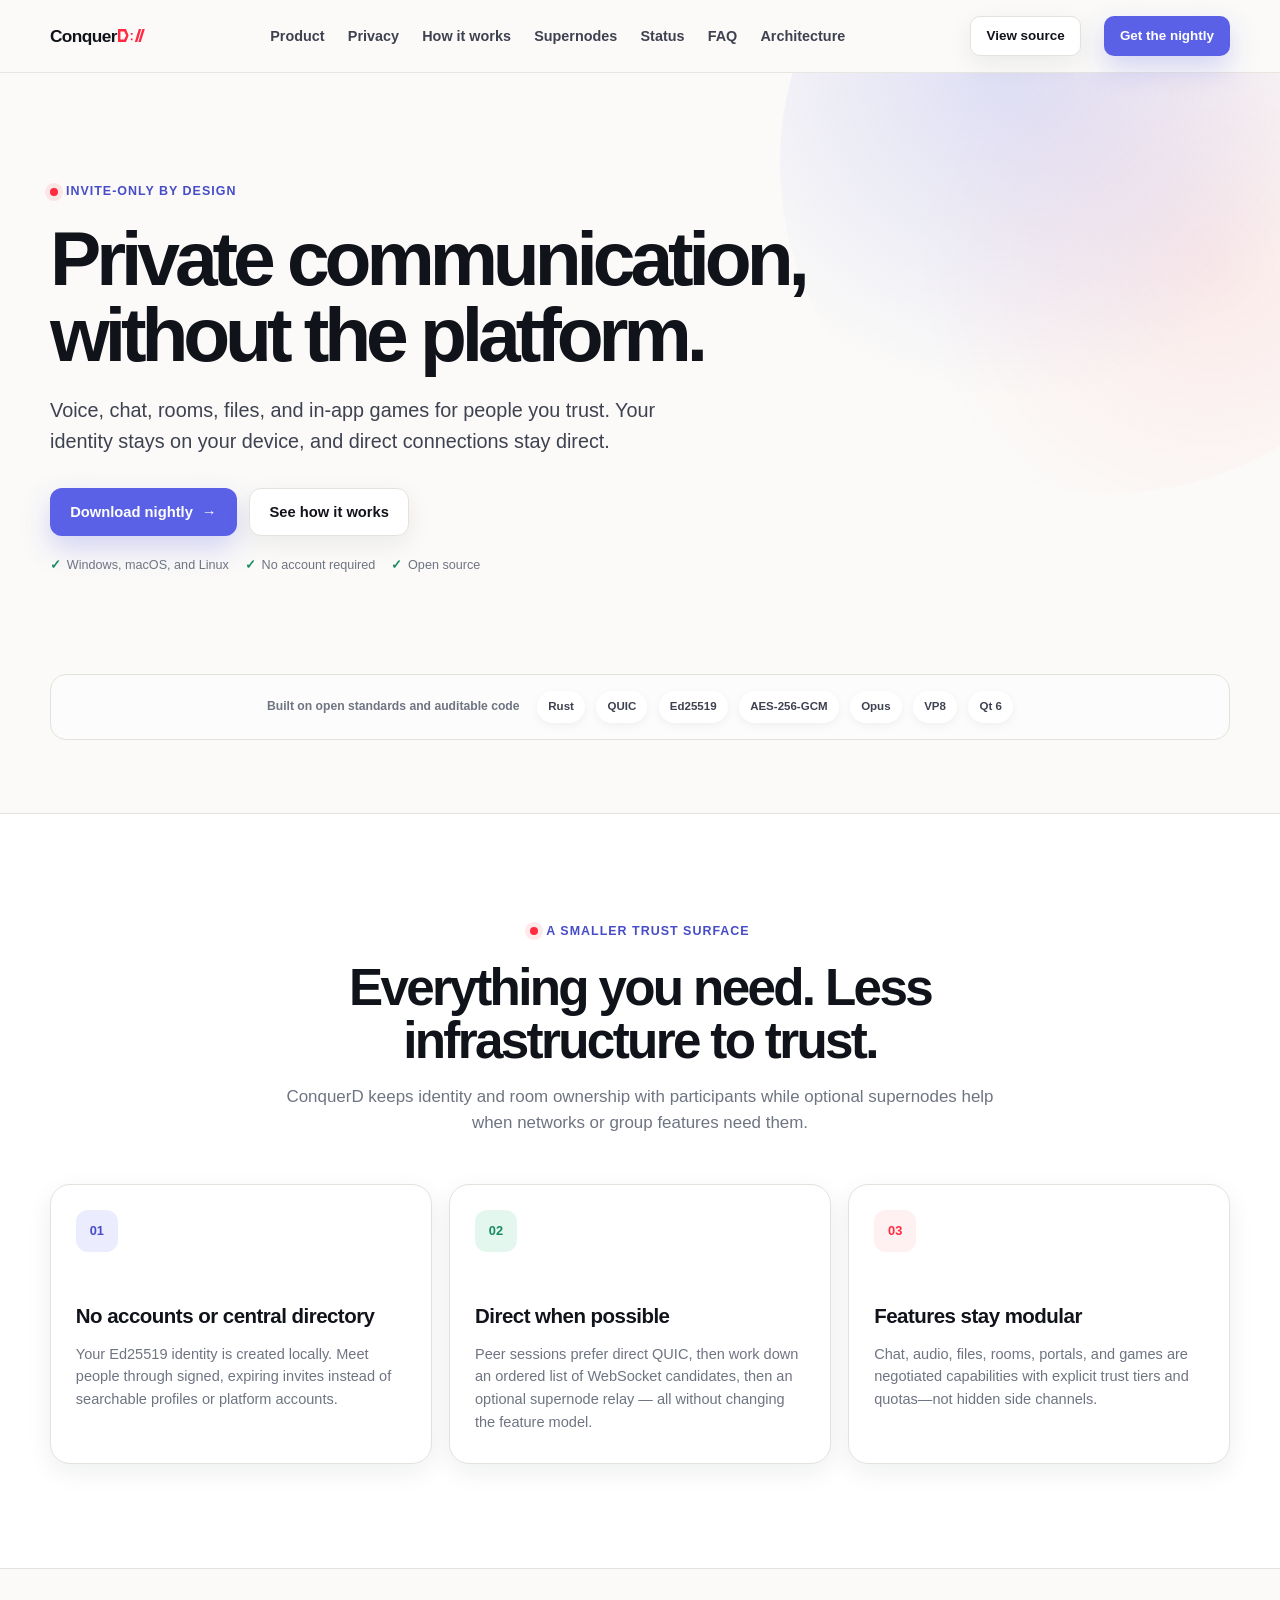
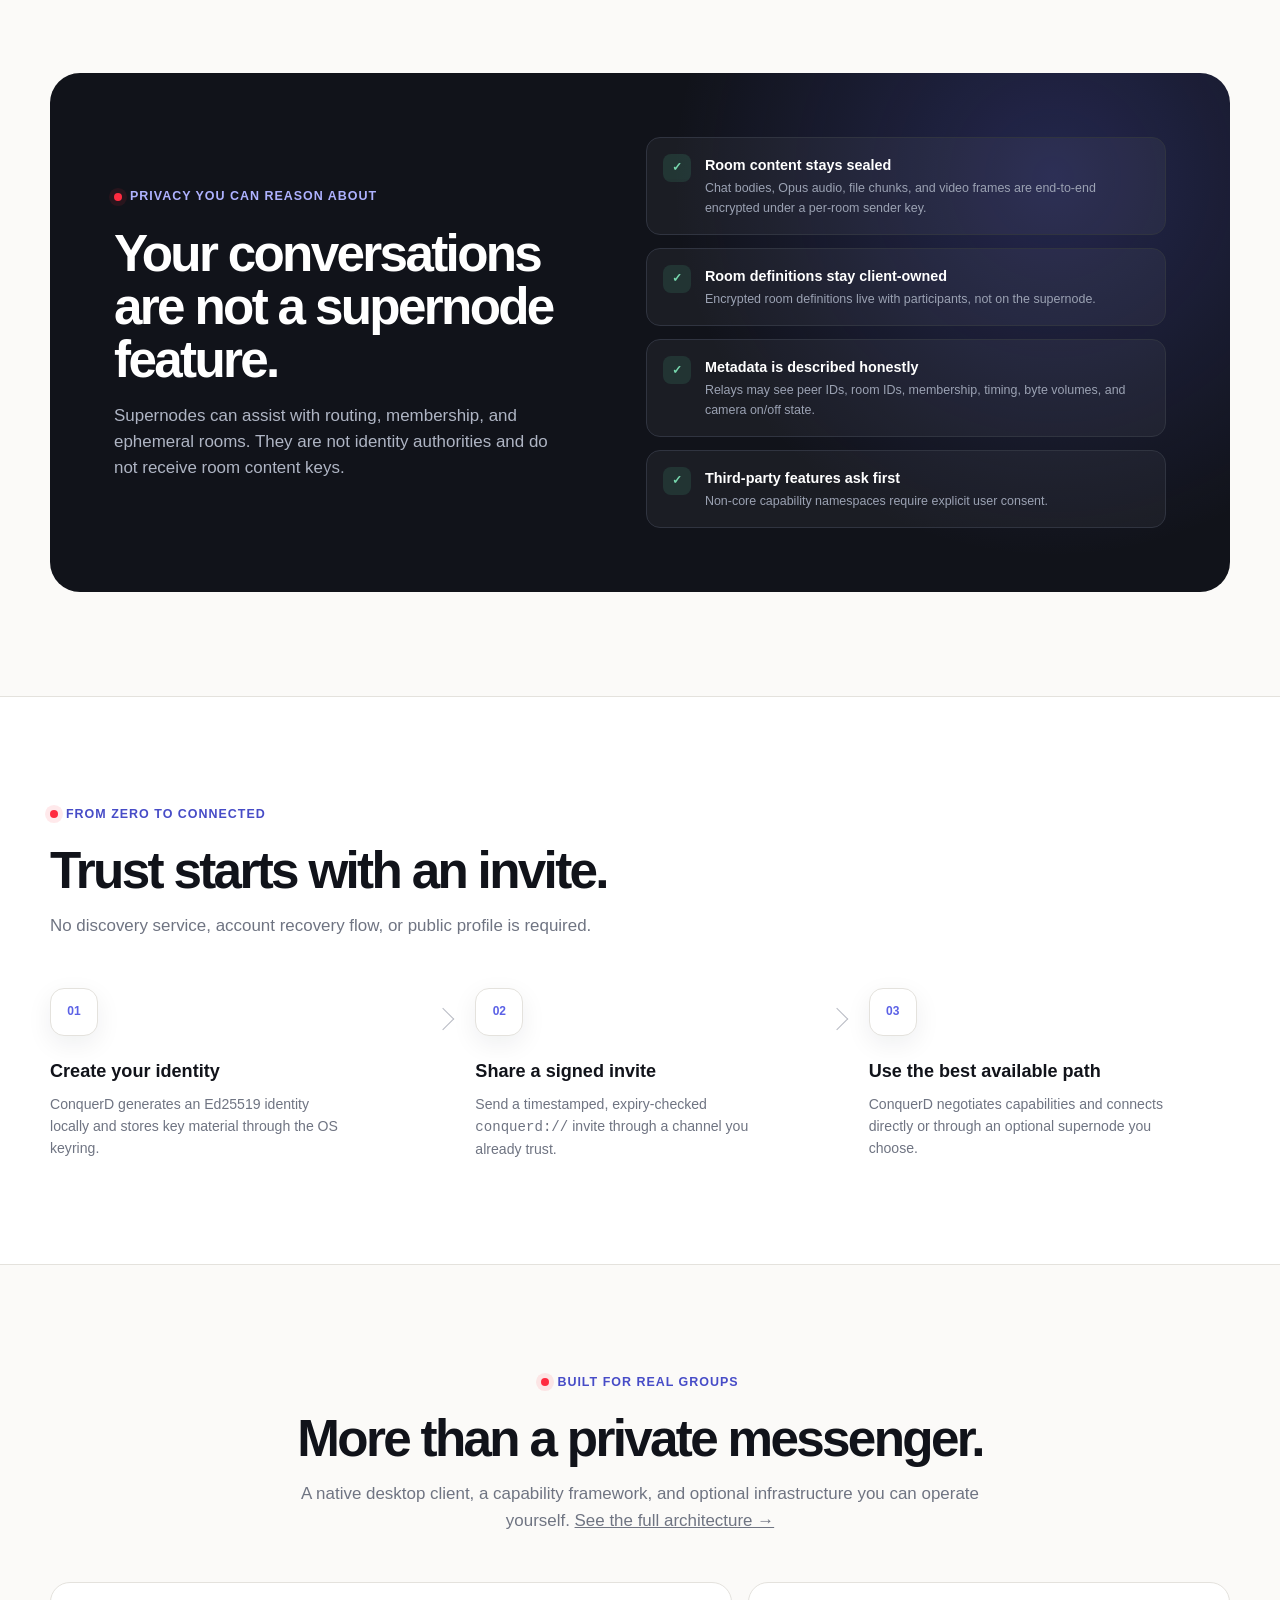
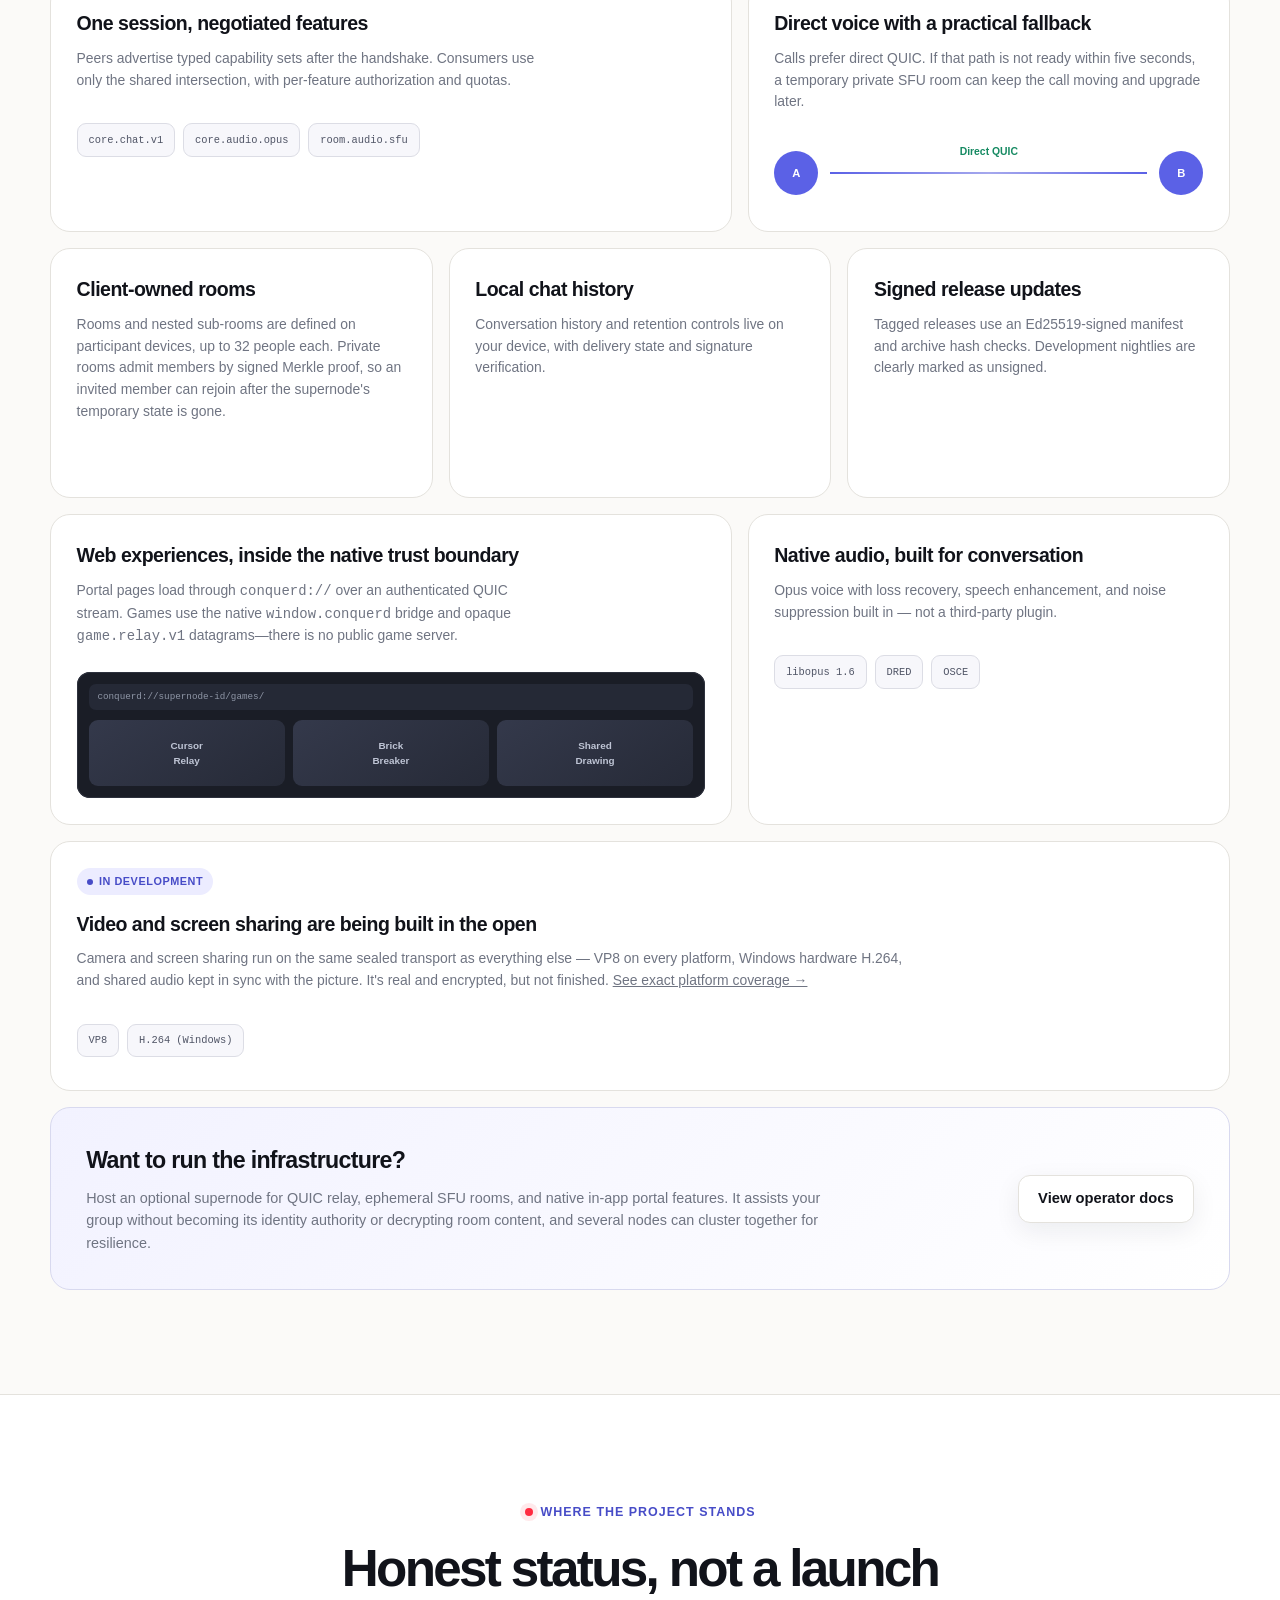
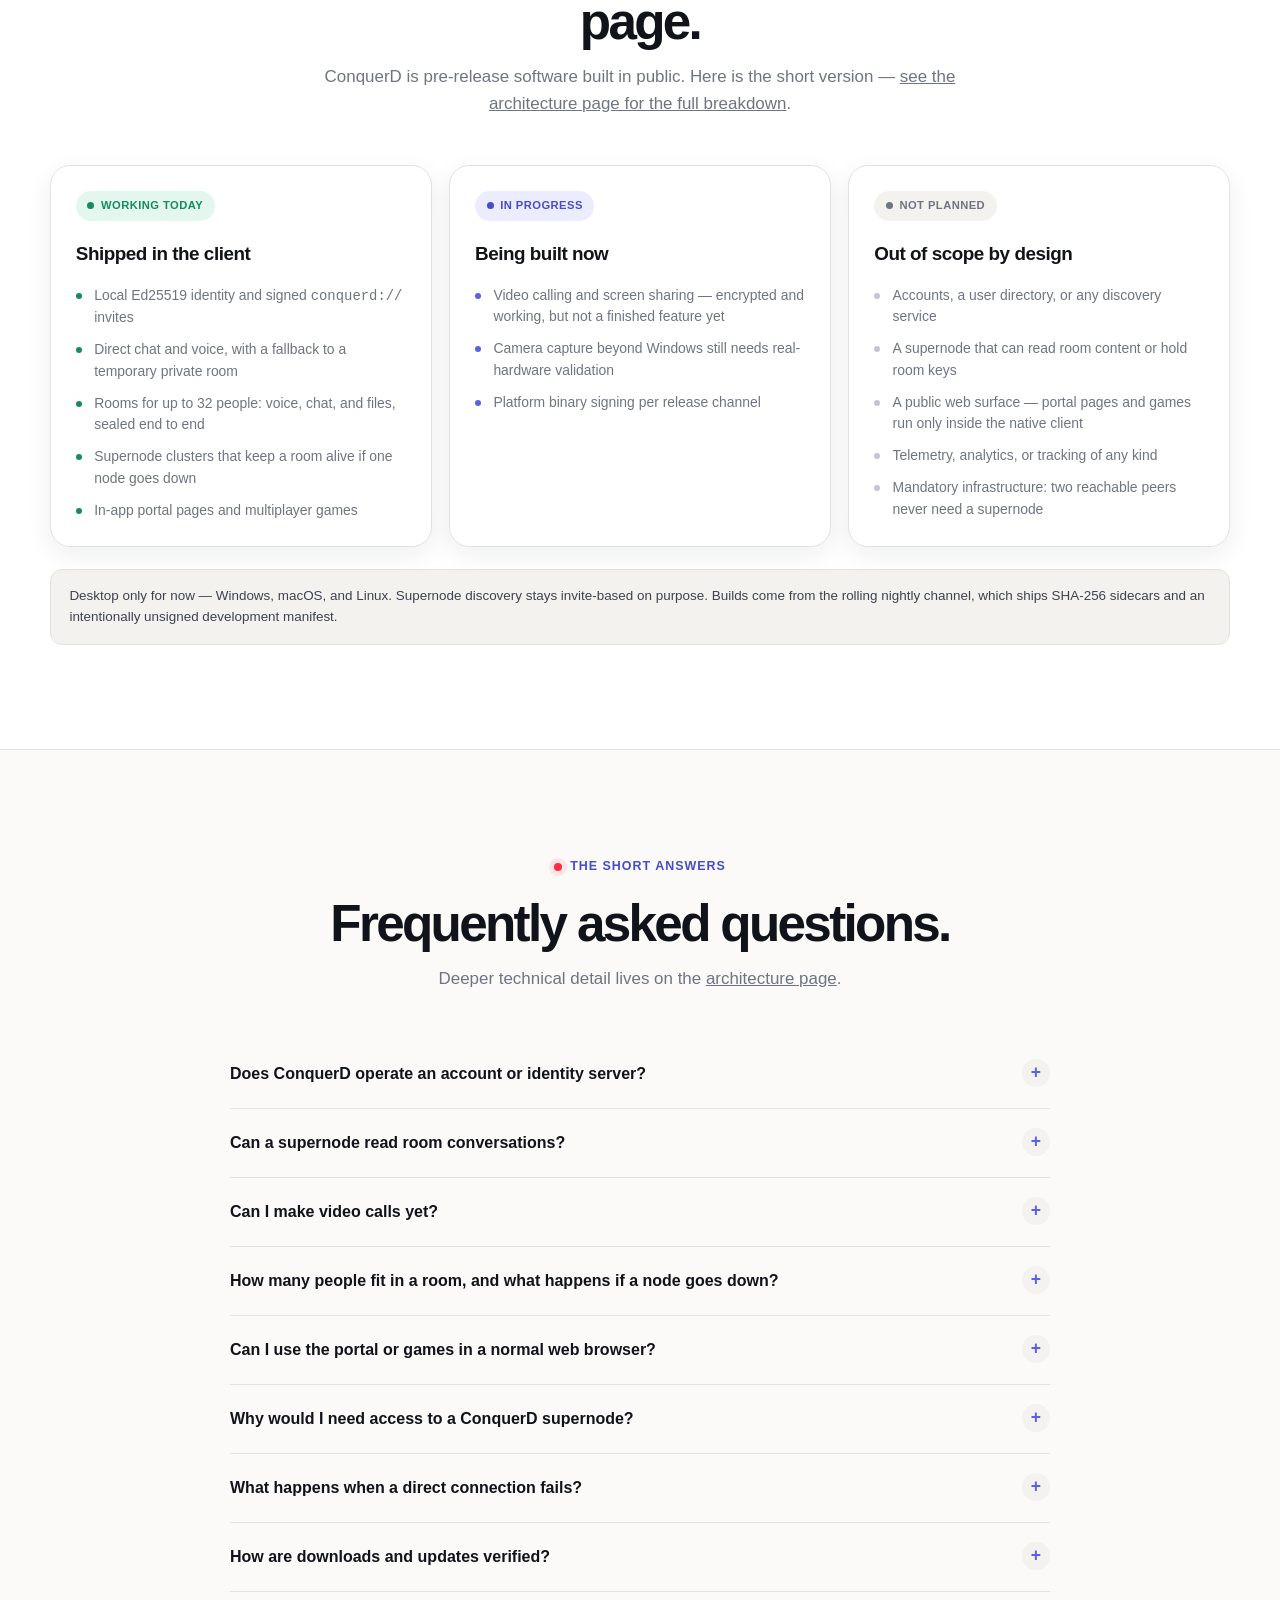
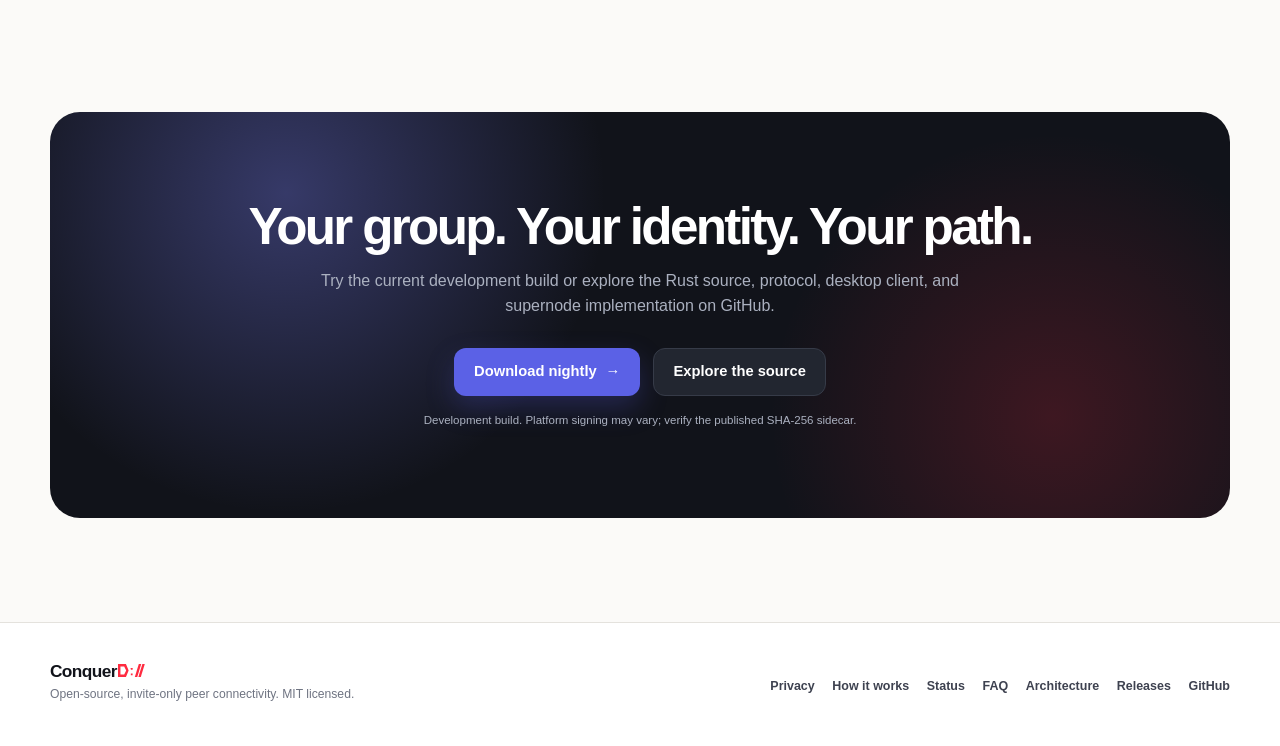
<file: index.html>
<!DOCTYPE html>
<html lang="en">
<head>
  <meta charset="UTF-8" />
  <meta name="viewport" content="width=device-width, initial-scale=1.0" />
  <meta name="robots" content="noindex, nofollow" />
  <title>ConquerD &ndash; Private Communication, Without the Platform</title>
  <meta
    name="description"
    content="ConquerD is invite-only voice, chat, rooms, files, and in-app games over direct or relayed QUIC, with identity that stays on your device."
  />
  <link rel="icon" href="conquerd.ico" />
  <style>
    :root {
      --ink: #11131a;
      --ink-soft: #3e4250;
      --muted: #6f7482;
      --paper: #fbfaf8;
      --surface: #ffffff;
      --surface-soft: #f3f2ef;
      --line: #e4e2dd;
      --brand: #5b61e6;
      --brand-dark: #474cc7;
      --brand-soft: #ececff;
      --red: #ff2b40;
      --green: #168a62;
      --green-soft: #e3f7ef;
      --dark: #11131a;
      --dark-soft: #1b1e28;
      --radius-sm: 12px;
      --radius: 20px;
      --radius-lg: 30px;
      --shadow-sm: 0 8px 26px rgba(20, 24, 38, 0.07);
      --shadow-lg: 0 28px 80px rgba(20, 24, 38, 0.15);
      --max: 1180px;
    }

    *, *::before, *::after {
      box-sizing: border-box;
    }

    html {
      scroll-behavior: smooth;
      scroll-padding-top: 90px;
    }

    body {
      margin: 0;
      background: var(--paper);
      color: var(--ink);
      font-family: Inter, ui-sans-serif, -apple-system, BlinkMacSystemFont, "Segoe UI", sans-serif;
      line-height: 1.55;
      -webkit-font-smoothing: antialiased;
    }

    a {
      color: inherit;
    }

    button,
    input {
      font: inherit;
    }

    img,
    svg {
      display: block;
      max-width: 100%;
    }

    .skip-link {
      position: fixed;
      top: 10px;
      left: 10px;
      z-index: 1000;
      padding: 0.7rem 1rem;
      border-radius: 9px;
      background: var(--ink);
      color: #fff;
      transform: translateY(-150%);
      transition: transform 0.2s ease;
    }

    .skip-link:focus {
      transform: translateY(0);
    }

    .shell {
      width: min(calc(100% - 40px), var(--max));
      margin-inline: auto;
    }

    .site-header {
      position: sticky;
      top: 0;
      z-index: 100;
      border-bottom: 1px solid rgba(228, 226, 221, 0.86);
      background: rgba(251, 250, 248, 0.9);
      backdrop-filter: blur(18px);
    }

    .nav {
      min-height: 72px;
      display: flex;
      align-items: center;
      justify-content: space-between;
      gap: 2rem;
    }

    .brand {
      display: inline-flex;
      align-items: baseline;
      gap: 0.07em;
      color: var(--ink);
      font-size: 1.08rem;
      font-weight: 780;
      letter-spacing: -0.035em;
      text-decoration: none;
    }

    /* The mark stands in for the final "D" of the wordmark, so it is sized to
       cap height and sits on the text baseline (an image's baseline is its
       bottom edge, which is also the bottom of the D glyph in logo.svg). */
    .brand img {
      height: 0.72em;
      width: auto;
      object-fit: contain;
    }

    .nav-links,
    .nav-actions {
      display: flex;
      align-items: center;
      gap: 1.45rem;
    }

    .nav-links a {
      color: var(--ink-soft);
      font-size: 0.9rem;
      font-weight: 580;
      text-decoration: none;
    }

    .nav-links a:hover,
    .nav-links a:focus-visible {
      color: var(--brand);
    }

    .button {
      display: inline-flex;
      min-height: 48px;
      align-items: center;
      justify-content: center;
      gap: 0.55rem;
      padding: 0.78rem 1.2rem;
      border: 1px solid transparent;
      border-radius: 12px;
      font-size: 0.92rem;
      font-weight: 720;
      line-height: 1;
      text-decoration: none;
      transition: transform 0.18s ease, box-shadow 0.18s ease, background 0.18s ease;
    }

    .button:hover {
      transform: translateY(-2px);
    }

    .button:focus-visible,
    summary:focus-visible,
    a:focus-visible {
      outline: 3px solid rgba(91, 97, 230, 0.28);
      outline-offset: 3px;
    }

    .button-primary {
      background: var(--brand);
      color: #fff;
      box-shadow: 0 12px 28px rgba(91, 97, 230, 0.25);
    }

    .button-primary:hover {
      background: var(--brand-dark);
      box-shadow: 0 16px 34px rgba(91, 97, 230, 0.3);
    }

    .button-secondary {
      border-color: var(--line);
      background: var(--surface);
      color: var(--ink);
      box-shadow: var(--shadow-sm);
    }

    .button-small {
      min-height: 40px;
      padding: 0.62rem 0.94rem;
      border-radius: 10px;
      font-size: 0.84rem;
    }

    .hero {
      position: relative;
      overflow: hidden;
      padding: 6.6rem 0 5rem;
    }

    .hero::before {
      content: "";
      position: absolute;
      top: -240px;
      right: -160px;
      width: 660px;
      height: 660px;
      border-radius: 50%;
      background:
        radial-gradient(circle at 35% 35%, rgba(91, 97, 230, 0.18), transparent 55%),
        radial-gradient(circle at 65% 65%, rgba(255, 43, 64, 0.08), transparent 48%);
      pointer-events: none;
    }

    .hero-grid {
      position: relative;
      display: grid;
      grid-template-columns: minmax(0, 1fr);
      align-items: center;
    }

    .hero-content {
      max-width: 860px;
      min-width: 0;
    }

    .eyebrow {
      display: inline-flex;
      align-items: center;
      gap: 0.5rem;
      margin: 0 0 1.25rem;
      color: var(--brand-dark);
      font-size: 0.78rem;
      font-weight: 780;
      letter-spacing: 0.08em;
      text-transform: uppercase;
    }

    .eyebrow::before {
      content: "";
      width: 8px;
      height: 8px;
      border-radius: 50%;
      background: var(--red);
      box-shadow: 0 0 0 5px rgba(255, 43, 64, 0.1);
    }

    h1,
    h2,
    h3,
    p {
      margin-top: 0;
    }

    h1 {
      max-width: 760px;
      margin-bottom: 1.45rem;
      font-size: clamp(3.25rem, 6vw, 5.3rem);
      line-height: 0.98;
      letter-spacing: -0.066em;
      overflow-wrap: break-word;
    }

    .hero-copy {
      max-width: 630px;
      margin-bottom: 2rem;
      color: var(--ink-soft);
      font-size: clamp(1.05rem, 1.7vw, 1.24rem);
    }

    .hero-actions {
      display: flex;
      flex-wrap: wrap;
      gap: 0.8rem;
    }

    .hero-note {
      display: flex;
      flex-wrap: wrap;
      gap: 0.55rem 1rem;
      margin-top: 1.25rem;
      color: var(--muted);
      font-size: 0.79rem;
    }

    .hero-note span {
      display: inline-flex;
      align-items: center;
      gap: 0.36rem;
    }

    .hero-note span::before {
      content: "✓";
      color: var(--green);
      font-weight: 800;
    }

    .product-stage {
      position: relative;
      padding: 1.1rem 0 1.7rem;
    }

    .product-stage::before {
      content: "";
      position: absolute;
      inset: 7% -4% -2% 9%;
      border-radius: 34px;
      background: linear-gradient(135deg, #e7e8ff, #f7e9ee);
      transform: rotate(3deg);
    }

    .app-window {
      position: relative;
      overflow: hidden;
      min-height: 510px;
      border: 1px solid rgba(255, 255, 255, 0.12);
      border-radius: 24px;
      background: #161922;
      color: #f6f7fa;
      box-shadow: var(--shadow-lg);
    }

    .app-bar {
      min-height: 54px;
      display: flex;
      align-items: center;
      justify-content: space-between;
      padding: 0 1rem;
      border-bottom: 1px solid #292d39;
      background: #1d202a;
    }

    .window-dots {
      display: flex;
      gap: 0.38rem;
    }

    .window-dots i {
      width: 9px;
      height: 9px;
      border-radius: 50%;
      background: #4a4e5b;
    }

    .window-dots i:first-child {
      background: #ff6373;
    }

    .window-dots i:nth-child(2) {
      background: #f6c356;
    }

    .window-dots i:last-child {
      background: #4fc996;
    }

    .app-title {
      color: #aeb4c2;
      font-size: 0.72rem;
      font-weight: 650;
      letter-spacing: 0.04em;
    }

    .app-mode {
      display: inline-flex;
      align-items: center;
      gap: 0.35rem;
      color: #8fe2bd;
      font-size: 0.68rem;
      font-weight: 700;
    }

    .app-mode::before {
      content: "";
      width: 6px;
      height: 6px;
      border-radius: 50%;
      background: #4fc996;
    }

    .app-body {
      min-height: 456px;
      display: grid;
      grid-template-columns: 178px 1fr;
    }

    .app-sidebar {
      padding: 1rem 0.75rem;
      border-right: 1px solid #292d39;
      background: #1a1d26;
    }

    .side-label {
      margin: 0.75rem 0.6rem 0.38rem;
      color: #777e8e;
      font-size: 0.58rem;
      font-weight: 760;
      letter-spacing: 0.11em;
      text-transform: uppercase;
    }

    .side-row {
      display: flex;
      align-items: center;
      gap: 0.58rem;
      padding: 0.52rem 0.6rem;
      border-radius: 8px;
      color: #bfc4d1;
      font-size: 0.69rem;
      font-weight: 620;
    }

    .side-row.active {
      background: #303449;
      color: #fff;
    }

    .avatar {
      width: 24px;
      height: 24px;
      display: grid;
      flex: 0 0 auto;
      place-items: center;
      border-radius: 8px;
      background: linear-gradient(135deg, #6f75ee, #a88be6);
      color: #fff;
      font-size: 0.58rem;
      font-weight: 780;
    }

    .avatar.green {
      background: linear-gradient(135deg, #239a70, #52c89c);
    }

    .avatar.red {
      background: linear-gradient(135deg, #d74456, #ff7a89);
    }

    .conversation {
      min-width: 0;
      display: grid;
      grid-template-rows: auto 1fr auto;
      background:
        radial-gradient(circle at 78% 15%, rgba(91, 97, 230, 0.12), transparent 38%),
        #161922;
    }

    .conversation-head {
      display: flex;
      align-items: center;
      justify-content: space-between;
      gap: 1rem;
      padding: 0.9rem 1rem;
      border-bottom: 1px solid #292d39;
    }

    .conversation-head strong {
      display: block;
      font-size: 0.82rem;
    }

    .conversation-head small {
      color: #858c9c;
      font-size: 0.64rem;
    }

    .call-button {
      padding: 0.42rem 0.65rem;
      border: 1px solid #3a3f4e;
      border-radius: 8px;
      background: #252936;
      color: #d8dbe4;
      font-size: 0.66rem;
      font-weight: 720;
    }

    .messages {
      display: flex;
      flex-direction: column;
      justify-content: flex-end;
      gap: 0.75rem;
      padding: 1.2rem 1rem;
    }

    .message {
      width: fit-content;
      max-width: 80%;
      padding: 0.62rem 0.75rem;
      border-radius: 10px 10px 10px 3px;
      background: #262a35;
      color: #d8dbe5;
      font-size: 0.69rem;
      line-height: 1.4;
    }

    .message.mine {
      align-self: flex-end;
      border-radius: 10px 10px 3px 10px;
      background: #555bd8;
      color: #fff;
    }

    .message-meta {
      display: block;
      margin-top: 0.25rem;
      color: rgba(255, 255, 255, 0.55);
      font-size: 0.53rem;
      text-align: right;
    }

    .composer {
      margin: 0 1rem 1rem;
      padding: 0.7rem 0.8rem;
      border: 1px solid #303543;
      border-radius: 10px;
      background: #20232d;
      color: #747b8c;
      font-size: 0.65rem;
    }

    .security-toast {
      position: absolute;
      right: -18px;
      bottom: -6px;
      width: 220px;
      padding: 0.85rem 0.9rem;
      border: 1px solid rgba(22, 138, 98, 0.18);
      border-radius: 14px;
      background: rgba(255, 255, 255, 0.96);
      box-shadow: 0 18px 48px rgba(20, 24, 38, 0.18);
    }

    .security-toast strong {
      display: flex;
      align-items: center;
      gap: 0.4rem;
      margin-bottom: 0.25rem;
      color: var(--green);
      font-size: 0.76rem;
    }

    .security-toast p {
      margin: 0;
      color: var(--muted);
      font-size: 0.67rem;
      line-height: 1.45;
    }

    .trust-strip {
      padding: 1.1rem 0 4.6rem;
    }

    .trust-row {
      display: flex;
      flex-wrap: wrap;
      align-items: center;
      justify-content: center;
      gap: 0.7rem;
      padding: 1rem;
      border: 1px solid var(--line);
      border-radius: 16px;
      background: rgba(255, 255, 255, 0.58);
    }

    .trust-row > span:first-child {
      margin-right: 0.4rem;
      color: var(--muted);
      font-size: 0.76rem;
      font-weight: 660;
    }

    .trust-pill {
      padding: 0.45rem 0.7rem;
      border-radius: 999px;
      background: var(--surface);
      color: var(--ink-soft);
      box-shadow: 0 3px 10px rgba(20, 24, 38, 0.05);
      font-size: 0.72rem;
      font-weight: 670;
    }

    .section {
      padding: 6.5rem 0;
    }

    .section-white {
      border-block: 1px solid var(--line);
      background: var(--surface);
    }

    .section-heading {
      max-width: 720px;
      margin-bottom: 3rem;
    }

    .section-heading.center {
      margin-inline: auto;
      text-align: center;
    }

    h2 {
      margin-bottom: 1rem;
      font-size: clamp(2.35rem, 4vw, 3.55rem);
      line-height: 1.04;
      letter-spacing: -0.052em;
    }

    .section-lede {
      margin-bottom: 0;
      color: var(--muted);
      font-size: 1.06rem;
    }

    .benefit-grid {
      display: grid;
      grid-template-columns: repeat(3, 1fr);
      gap: 1.1rem;
    }

    .benefit-card {
      min-height: 280px;
      padding: 1.55rem;
      border: 1px solid var(--line);
      border-radius: var(--radius);
      background: var(--surface);
      box-shadow: var(--shadow-sm);
    }

    .benefit-number {
      width: 42px;
      height: 42px;
      display: grid;
      place-items: center;
      margin-bottom: 3rem;
      border-radius: 12px;
      background: var(--brand-soft);
      color: var(--brand-dark);
      font-size: 0.8rem;
      font-weight: 800;
    }

    .benefit-card:nth-child(2) .benefit-number {
      background: var(--green-soft);
      color: var(--green);
    }

    .benefit-card:nth-child(3) .benefit-number {
      background: #fff0f2;
      color: var(--red);
    }

    .benefit-card h3 {
      margin-bottom: 0.7rem;
      font-size: 1.28rem;
      letter-spacing: -0.025em;
    }

    .benefit-card p {
      margin-bottom: 0;
      color: var(--muted);
      font-size: 0.91rem;
    }

    .privacy-panel {
      position: relative;
      overflow: hidden;
      display: grid;
      grid-template-columns: 0.92fr 1.08fr;
      gap: clamp(2.5rem, 7vw, 6rem);
      align-items: center;
      padding: clamp(2.2rem, 5vw, 4.5rem);
      border-radius: var(--radius-lg);
      background:
        radial-gradient(circle at 85% 20%, rgba(91, 97, 230, 0.25), transparent 35%),
        var(--dark);
      color: #fff;
    }

    .privacy-panel .eyebrow {
      color: #aeb2ff;
    }

    .privacy-panel h2 {
      max-width: 540px;
    }

    .privacy-panel .section-lede {
      color: #afb5c4;
    }

    .privacy-list {
      display: grid;
      gap: 0.8rem;
    }

    .privacy-item {
      display: grid;
      grid-template-columns: auto 1fr;
      gap: 0.85rem;
      padding: 1rem;
      border: 1px solid #303440;
      border-radius: 14px;
      background: rgba(255, 255, 255, 0.045);
    }

    .privacy-check {
      width: 28px;
      height: 28px;
      display: grid;
      place-items: center;
      border-radius: 8px;
      background: rgba(79, 201, 150, 0.14);
      color: #78d8ae;
      font-size: 0.78rem;
      font-weight: 850;
    }

    .privacy-item strong {
      display: block;
      margin-bottom: 0.18rem;
      font-size: 0.9rem;
    }

    .privacy-item p {
      margin: 0;
      color: #9ba2b3;
      font-size: 0.78rem;
    }

    .steps {
      display: grid;
      grid-template-columns: repeat(3, 1fr);
      gap: 0;
      counter-reset: steps;
    }

    .step {
      position: relative;
      padding: 0 2rem;
      counter-increment: steps;
    }

    .step:first-child {
      padding-left: 0;
    }

    .step:last-child {
      padding-right: 0;
    }

    .step:not(:last-child)::after {
      content: "";
      position: absolute;
      top: 23px;
      right: -8px;
      width: 16px;
      height: 16px;
      border-top: 1.5px solid #b8bbc4;
      border-right: 1.5px solid #b8bbc4;
      transform: rotate(45deg);
    }

    .step::before {
      content: "0" counter(steps);
      width: 48px;
      height: 48px;
      display: grid;
      place-items: center;
      margin-bottom: 1.35rem;
      border: 1px solid var(--line);
      border-radius: 14px;
      background: var(--surface);
      color: var(--brand);
      box-shadow: var(--shadow-sm);
      font-size: 0.75rem;
      font-weight: 820;
    }

    .step h3 {
      margin-bottom: 0.55rem;
      font-size: 1.13rem;
    }

    .step p {
      max-width: 300px;
      margin-bottom: 0;
      color: var(--muted);
      font-size: 0.88rem;
    }

    .bento {
      display: grid;
      grid-template-columns: repeat(12, 1fr);
      gap: 1rem;
    }

    .bento-card {
      min-height: 250px;
      padding: 1.6rem;
      overflow: hidden;
      border: 1px solid var(--line);
      border-radius: var(--radius);
      background: var(--surface);
    }

    .bento-card h3 {
      margin-bottom: 0.6rem;
      font-size: 1.22rem;
      letter-spacing: -0.025em;
    }

    .bento-card p {
      max-width: 460px;
      margin-bottom: 0;
      color: var(--muted);
      font-size: 0.87rem;
    }

    .bento-card.large {
      grid-column: span 7;
    }

    .bento-card.medium {
      grid-column: span 5;
    }

    .bento-card.third {
      grid-column: span 4;
    }

    .bento-card.wide {
      grid-column: span 12;
    }

    .bento-card.wide p {
      max-width: 830px;
    }

    .bento-card .card-flag {
      display: inline-flex;
      align-items: center;
      gap: 0.4rem;
      max-width: none;
      margin-bottom: 0.85rem;
      padding: 0.32rem 0.62rem;
      border-radius: 999px;
      background: var(--brand-soft);
      color: var(--brand-dark);
      font-size: 0.68rem;
      font-weight: 780;
      letter-spacing: 0.05em;
      text-transform: uppercase;
    }

    .card-flag::before {
      content: "";
      width: 6px;
      height: 6px;
      border-radius: 50%;
      background: currentColor;
    }

    .bento-visual {
      display: flex;
      flex-wrap: wrap;
      gap: 0.5rem;
      margin-top: 2rem;
    }

    .capability {
      padding: 0.48rem 0.68rem;
      border: 1px solid #dcdde5;
      border-radius: 9px;
      background: #f7f7fb;
      color: #505566;
      font-family: "SFMono-Regular", Consolas, monospace;
      font-size: 0.65rem;
    }

    .route-visual {
      display: grid;
      grid-template-columns: auto 1fr auto;
      align-items: center;
      gap: 0.75rem;
      margin-top: 2.4rem;
    }

    .route-node {
      width: 44px;
      height: 44px;
      display: grid;
      place-items: center;
      border-radius: 50%;
      background: var(--brand);
      color: #fff;
      font-size: 0.7rem;
      font-weight: 800;
    }

    .route-line {
      position: relative;
      height: 2px;
      background: linear-gradient(90deg, var(--brand), #a5a8ed, var(--brand));
    }

    .route-line::after {
      content: "Direct QUIC";
      position: absolute;
      top: -28px;
      left: 50%;
      color: var(--green);
      font-size: 0.65rem;
      font-weight: 750;
      transform: translateX(-50%);
      white-space: nowrap;
    }

    .portal-window {
      margin-top: 1.5rem;
      padding: 0.75rem;
      border-radius: 13px;
      background: #1a1d26;
      box-shadow: inset 0 0 0 1px #2d313d;
    }

    .portal-bar {
      margin-bottom: 0.65rem;
      padding: 0.36rem 0.55rem;
      border-radius: 7px;
      background: #252936;
      color: #8f96a6;
      font-family: "SFMono-Regular", Consolas, monospace;
      font-size: 0.58rem;
    }

    .portal-grid {
      display: grid;
      grid-template-columns: repeat(3, 1fr);
      gap: 0.5rem;
    }

    .portal-tile {
      min-height: 66px;
      display: grid;
      place-items: center;
      border-radius: 9px;
      background: linear-gradient(145deg, #34394b, #262a37);
      color: #bec4d4;
      font-size: 0.62rem;
      font-weight: 680;
      text-align: center;
    }

    .operator {
      display: grid;
      grid-template-columns: 1fr auto;
      align-items: center;
      gap: 2rem;
      padding: 2.2rem;
      border: 1px solid #d8d9ef;
      border-radius: var(--radius);
      background: linear-gradient(135deg, #f2f2ff, #fff);
    }

    .operator h3 {
      margin-bottom: 0.5rem;
      font-size: 1.45rem;
      letter-spacing: -0.03em;
    }

    .operator p {
      max-width: 750px;
      margin-bottom: 0;
      color: var(--muted);
      font-size: 0.9rem;
    }

    .status-grid {
      display: grid;
      grid-template-columns: repeat(3, 1fr);
      gap: 1.1rem;
    }

    .status-card {
      display: flex;
      flex-direction: column;
      padding: 1.55rem;
      border: 1px solid var(--line);
      border-radius: var(--radius);
      background: var(--surface);
      box-shadow: var(--shadow-sm);
    }

    .status-tag {
      display: inline-flex;
      align-items: center;
      align-self: flex-start;
      gap: 0.42rem;
      margin-bottom: 1.15rem;
      padding: 0.4rem 0.72rem;
      border-radius: 999px;
      font-size: 0.7rem;
      font-weight: 780;
      letter-spacing: 0.04em;
      text-transform: uppercase;
    }

    .status-tag::before {
      content: "";
      width: 7px;
      height: 7px;
      border-radius: 50%;
      background: currentColor;
    }

    .status-tag.shipped {
      background: var(--green-soft);
      color: var(--green);
    }

    .status-tag.building {
      background: var(--brand-soft);
      color: var(--brand-dark);
    }

    .status-tag.out {
      background: var(--surface-soft);
      color: var(--muted);
    }

    .status-card h3 {
      margin-bottom: 1rem;
      font-size: 1.18rem;
      letter-spacing: -0.025em;
    }

    .status-list {
      display: grid;
      gap: 0.65rem;
      margin: 0;
      padding: 0;
      list-style: none;
    }

    .status-list li {
      position: relative;
      padding-left: 1.15rem;
      color: var(--muted);
      font-size: 0.87rem;
    }

    .status-list li::before {
      content: "";
      position: absolute;
      top: 0.6em;
      left: 0;
      width: 6px;
      height: 6px;
      border-radius: 50%;
      background: var(--green);
    }

    .status-card.building .status-list li::before {
      background: var(--brand);
    }

    .status-card.out .status-list li::before {
      background: #c3c6cf;
    }

    .status-note {
      margin: 1.4rem 0 0;
      padding: 1rem 1.15rem;
      border: 1px solid var(--line);
      border-radius: var(--radius-sm);
      background: var(--surface-soft);
      color: var(--ink-soft);
      font-size: 0.84rem;
    }

    .faq {
      max-width: 820px;
      margin-inline: auto;
    }

    .faq details {
      border-bottom: 1px solid var(--line);
    }

    .faq summary {
      position: relative;
      padding: 1.35rem 2.5rem 1.35rem 0;
      cursor: pointer;
      font-weight: 720;
      list-style: none;
    }

    .faq summary::-webkit-details-marker {
      display: none;
    }

    .faq summary::after {
      content: "+";
      position: absolute;
      top: 1.15rem;
      right: 0;
      width: 28px;
      height: 28px;
      display: grid;
      place-items: center;
      border-radius: 50%;
      background: var(--surface-soft);
      color: var(--brand);
      font-size: 1.1rem;
    }

    .faq details[open] summary::after {
      content: "−";
    }

    .faq details p {
      max-width: 720px;
      padding: 0 2.5rem 1.35rem 0;
      margin: 0;
      color: var(--muted);
      font-size: 0.91rem;
    }

    .final-cta {
      padding: 1rem 0 6.5rem;
    }

    .cta-panel {
      position: relative;
      overflow: hidden;
      padding: clamp(3rem, 7vw, 5.5rem) 2rem;
      border-radius: var(--radius-lg);
      background:
        radial-gradient(circle at 20% 20%, rgba(126, 132, 255, 0.34), transparent 32%),
        radial-gradient(circle at 85% 75%, rgba(255, 43, 64, 0.19), transparent 27%),
        var(--dark);
      color: #fff;
      text-align: center;
    }

    .cta-panel h2 {
      max-width: 800px;
      margin-inline: auto;
    }

    .cta-panel p {
      max-width: 650px;
      margin: 0 auto 1.8rem;
      color: #abb1c0;
    }

    .cta-panel .hero-actions {
      justify-content: center;
    }

    .cta-panel .button-secondary {
      border-color: #363b48;
      background: #222630;
      color: #fff;
      box-shadow: none;
    }

    .cta-note {
      margin-top: 1rem !important;
      margin-bottom: 0 !important;
      font-size: 0.72rem;
    }

    .site-footer {
      padding: 2.2rem 0;
      border-top: 1px solid var(--line);
      background: var(--surface);
    }

    .footer-row {
      display: flex;
      align-items: center;
      justify-content: space-between;
      gap: 2rem;
    }

    .footer-copy {
      color: var(--muted);
      font-size: 0.76rem;
    }

    .footer-links {
      display: flex;
      flex-wrap: wrap;
      gap: 1.1rem;
    }

    .footer-links a {
      color: var(--ink-soft);
      font-size: 0.78rem;
      font-weight: 650;
      text-decoration: none;
    }

    .footer-links a:hover {
      color: var(--brand);
    }

    @media (max-width: 980px) {
      .nav-links {
        display: none;
      }

      .hero {
        padding-top: 4.8rem;
      }

      .hero-grid {
        grid-template-columns: 1fr;
      }

      .hero-content {
        max-width: 760px;
      }

      .product-stage {
        width: min(100%, 680px);
        margin-inline: auto;
      }

      .benefit-grid {
        grid-template-columns: 1fr;
      }

      .benefit-card {
        min-height: auto;
      }

      .benefit-number {
        margin-bottom: 1.7rem;
      }

      .privacy-panel {
        grid-template-columns: 1fr;
      }

      .bento-card.large,
      .bento-card.medium {
        grid-column: span 12;
      }

      .bento-card.third {
        grid-column: span 6;
      }

      .status-grid {
        grid-template-columns: 1fr;
      }
    }

    @media (max-width: 720px) {
      .shell {
        width: min(calc(100% - 28px), var(--max));
      }

      .nav {
        min-height: 64px;
        gap: 0.75rem;
      }

      .nav-actions .button-secondary {
        display: none;
      }

      .nav-actions .button-primary {
        min-height: 38px;
        padding-inline: 0.72rem;
        font-size: 0.75rem;
      }

      .hero {
        padding: 4.2rem 0 3.5rem;
      }

      h1 {
        font-size: clamp(2.65rem, 12vw, 3.6rem);
        line-height: 1.01;
      }

      .hero-actions .button {
        width: 100%;
      }

      .hero-note {
        gap: 0.45rem 0.8rem;
        font-size: 0.72rem;
      }

      .app-window {
        min-height: 450px;
      }

      .app-body {
        min-height: 396px;
        grid-template-columns: 1fr;
      }

      .app-sidebar {
        display: none;
      }

      .security-toast {
        right: 10px;
      }

      .section {
        padding: 4.5rem 0;
      }

      .steps {
        grid-template-columns: 1fr;
        gap: 2.5rem;
      }

      .step,
      .step:first-child,
      .step:last-child {
        padding: 0;
      }

      .step:not(:last-child)::after {
        display: none;
      }

      .bento-card.third {
        grid-column: span 12;
      }

      .portal-grid {
        grid-template-columns: 1fr;
      }

      .operator {
        grid-template-columns: 1fr;
      }

      .operator .button {
        width: 100%;
      }

      .footer-row {
        align-items: flex-start;
        flex-direction: column;
      }
    }

    @media (prefers-reduced-motion: reduce) {
      html {
        scroll-behavior: auto;
      }

      *,
      *::before,
      *::after {
        scroll-behavior: auto !important;
        transition-duration: 0.01ms !important;
      }
    }
  </style>
</head>
<body>
  <a class="skip-link" href="#main">Skip to content</a>

  <header class="site-header">
    <div class="shell nav">
      <a class="brand" href="#top" aria-label="ConquerD home">
        <span>Conquer</span><img src="logo.svg" alt="" />
      </a>

      <nav class="nav-links" aria-label="Primary navigation">
        <a href="#product">Product</a>
        <a href="#privacy">Privacy</a>
        <a href="#how-it-works">How it works</a>
        <a href="#operators">Supernodes</a>
        <a href="#status">Status</a>
        <a href="#faq">FAQ</a>
        <a href="architecture.html">Architecture</a>
      </nav>

      <div class="nav-actions">
        <a
          class="button button-secondary button-small"
          href="https://github.com/ConquerD/ConquerD"
          target="_blank"
          rel="noopener noreferrer"
        >View source</a>
        <a
          class="button button-primary button-small"
          href="https://github.com/ConquerD/ConquerD/releases/tag/nightly"
          target="_blank"
          rel="noopener noreferrer"
        >Get the nightly</a>
      </div>
    </div>
  </header>

  <main id="main">
    <section class="hero" id="top">
      <div class="shell hero-grid">
        <div class="hero-content">
          <p class="eyebrow">Invite-only by design</p>
          <h1>Private communication, without the platform.</h1>
          <p class="hero-copy">
            Voice, chat, rooms, files, and in-app games for people you trust.
            Your identity stays on your device, and direct connections stay direct.
          </p>

          <div class="hero-actions">
            <a
              class="button button-primary"
              href="https://github.com/ConquerD/ConquerD/releases/tag/nightly"
              target="_blank"
              rel="noopener noreferrer"
            >
              Download nightly
              <span aria-hidden="true">&rarr;</span>
            </a>
            <a class="button button-secondary" href="#how-it-works">See how it works</a>
          </div>

          <div class="hero-note" aria-label="Availability and licensing">
            <span>Windows, macOS, and Linux</span>
            <span>No account required</span>
            <span>Open source</span>
          </div>
        </div>

      </div>
    </section>

    <div class="shell trust-strip" aria-label="Core product characteristics">
      <div class="trust-row">
        <span>Built on open standards and auditable code</span>
        <span class="trust-pill">Rust</span>
        <span class="trust-pill">QUIC</span>
        <span class="trust-pill">Ed25519</span>
        <span class="trust-pill">AES-256-GCM</span>
        <span class="trust-pill">Opus</span>
        <span class="trust-pill">VP8</span>
        <span class="trust-pill">Qt 6</span>
      </div>
    </div>

    <section class="section section-white" id="product">
      <div class="shell">
        <div class="section-heading center">
          <p class="eyebrow">A smaller trust surface</p>
          <h2>Everything you need. Less infrastructure to trust.</h2>
          <p class="section-lede">
            ConquerD keeps identity and room ownership with participants while optional
            supernodes help when networks or group features need them.
          </p>
        </div>

        <div class="benefit-grid">
          <article class="benefit-card">
            <div class="benefit-number">01</div>
            <h3>No accounts or central directory</h3>
            <p>
              Your Ed25519 identity is created locally. Meet people through signed,
              expiring invites instead of searchable profiles or platform accounts.
            </p>
          </article>

          <article class="benefit-card">
            <div class="benefit-number">02</div>
            <h3>Direct when possible</h3>
            <p>
              Peer sessions prefer direct QUIC, then work down an ordered list of
              WebSocket candidates, then an optional supernode relay — all without
              changing the feature model.
            </p>
          </article>

          <article class="benefit-card">
            <div class="benefit-number">03</div>
            <h3>Features stay modular</h3>
            <p>
              Chat, audio, files, rooms, portals, and games are negotiated capabilities
              with explicit trust tiers and quotas—not hidden side channels.
            </p>
          </article>
        </div>
      </div>
    </section>

    <section class="section" id="privacy">
      <div class="shell privacy-panel">
        <div>
          <p class="eyebrow">Privacy you can reason about</p>
          <h2>Your conversations are not a supernode feature.</h2>
          <p class="section-lede">
            Supernodes can assist with routing, membership, and ephemeral rooms. They
            are not identity authorities and do not receive room content keys.
          </p>
        </div>

        <div class="privacy-list">
          <div class="privacy-item">
            <span class="privacy-check" aria-hidden="true">✓</span>
            <div>
              <strong>Room content stays sealed</strong>
              <p>Chat bodies, Opus audio, file chunks, and video frames are end-to-end encrypted under a per-room sender key.</p>
            </div>
          </div>
          <div class="privacy-item">
            <span class="privacy-check" aria-hidden="true">✓</span>
            <div>
              <strong>Room definitions stay client-owned</strong>
              <p>Encrypted room definitions live with participants, not on the supernode.</p>
            </div>
          </div>
          <div class="privacy-item">
            <span class="privacy-check" aria-hidden="true">✓</span>
            <div>
              <strong>Metadata is described honestly</strong>
              <p>Relays may see peer IDs, room IDs, membership, timing, byte volumes, and camera on/off state.</p>
            </div>
          </div>
          <div class="privacy-item">
            <span class="privacy-check" aria-hidden="true">✓</span>
            <div>
              <strong>Third-party features ask first</strong>
              <p>Non-core capability namespaces require explicit user consent.</p>
            </div>
          </div>
        </div>
      </div>
    </section>

    <section class="section section-white" id="how-it-works">
      <div class="shell">
        <div class="section-heading">
          <p class="eyebrow">From zero to connected</p>
          <h2>Trust starts with an invite.</h2>
          <p class="section-lede">
            No discovery service, account recovery flow, or public profile is required.
          </p>
        </div>

        <div class="steps">
          <article class="step">
            <h3>Create your identity</h3>
            <p>ConquerD generates an Ed25519 identity locally and stores key material through the OS keyring.</p>
          </article>
          <article class="step">
            <h3>Share a signed invite</h3>
            <p>Send a timestamped, expiry-checked <code>conquerd://</code> invite through a channel you already trust.</p>
          </article>
          <article class="step">
            <h3>Use the best available path</h3>
            <p>ConquerD negotiates capabilities and connects directly or through an optional supernode you choose.</p>
          </article>
        </div>
      </div>
    </section>

    <section class="section" id="features">
      <div class="shell">
        <div class="section-heading center">
          <p class="eyebrow">Built for real groups</p>
          <h2>More than a private messenger.</h2>
          <p class="section-lede">
            A native desktop client, a capability framework, and optional infrastructure
            you can operate yourself. <a href="architecture.html">See the full architecture &rarr;</a>
          </p>
        </div>

        <div class="bento">
          <article class="bento-card large">
            <h3>One session, negotiated features</h3>
            <p>
              Peers advertise typed capability sets after the handshake. Consumers use
              only the shared intersection, with per-feature authorization and quotas.
            </p>
            <div class="bento-visual" aria-label="Example capability identifiers">
              <span class="capability">core.chat.v1</span>
              <span class="capability">core.audio.opus</span>
              <span class="capability">room.audio.sfu</span>
            </div>
          </article>

          <article class="bento-card medium">
            <h3>Direct voice with a practical fallback</h3>
            <p>
              Calls prefer direct QUIC. If that path is not ready within five seconds,
              a temporary private SFU room can keep the call moving and upgrade later.
            </p>
            <div class="route-visual" aria-label="Direct peer-to-peer route">
              <span class="route-node">A</span>
              <span class="route-line"></span>
              <span class="route-node">B</span>
            </div>
          </article>

          <article class="bento-card third">
            <h3>Client-owned rooms</h3>
            <p>
              Rooms and nested sub-rooms are defined on participant devices, up to 32
              people each. Private rooms admit members by signed Merkle proof, so an
              invited member can rejoin after the supernode's temporary state is gone.
            </p>
          </article>

          <article class="bento-card third">
            <h3>Local chat history</h3>
            <p>
              Conversation history and retention controls live on your device, with
              delivery state and signature verification.
            </p>
          </article>

          <article class="bento-card third">
            <h3>Signed release updates</h3>
            <p>
              Tagged releases use an Ed25519-signed manifest and archive hash checks.
              Development nightlies are clearly marked as unsigned.
            </p>
          </article>

          <article class="bento-card large">
            <h3>Web experiences, inside the native trust boundary</h3>
            <p>
              Portal pages load through <code>conquerd://</code> over an authenticated
              QUIC stream. Games use the native <code>window.conquerd</code> bridge and
              opaque <code>game.relay.v1</code> datagrams—there is no public game server.
            </p>
            <div class="portal-window" aria-label="Illustrative in-app portal">
              <div class="portal-bar">conquerd://supernode-id/games/</div>
              <div class="portal-grid">
                <div class="portal-tile">Cursor<br />Relay</div>
                <div class="portal-tile">Brick<br />Breaker</div>
                <div class="portal-tile">Shared<br />Drawing</div>
              </div>
            </div>
          </article>

          <article class="bento-card medium">
            <h3>Native audio, built for conversation</h3>
            <p>
              Opus voice with loss recovery, speech enhancement, and noise
              suppression built in — not a third-party plugin.
            </p>
            <div class="bento-visual" aria-label="Audio pipeline features">
              <span class="capability">libopus 1.6</span>
              <span class="capability">DRED</span>
              <span class="capability">OSCE</span>
            </div>
          </article>

          <article class="bento-card wide">
            <p class="card-flag">In development</p>
            <h3>Video and screen sharing are being built in the open</h3>
            <p>
              Camera and screen sharing run on the same sealed transport as
              everything else — VP8 on every platform, Windows hardware H.264,
              and shared audio kept in sync with the picture. It's real and
              encrypted, but not finished. <a href="architecture.html">See exact platform coverage &rarr;</a>
            </p>
            <div class="bento-visual" aria-label="Video codecs">
              <span class="capability">VP8</span>
              <span class="capability">H.264 (Windows)</span>
            </div>
          </article>
        </div>

        <div class="operator" id="operators" style="margin-top: 1rem;">
          <div>
            <h3>Want to run the infrastructure?</h3>
            <p>
              Host an optional supernode for QUIC relay, ephemeral SFU rooms, and
              native in-app portal features. It assists your group without becoming
              its identity authority or decrypting room content, and several nodes
              can cluster together for resilience.
            </p>
          </div>
          <a
            class="button button-secondary"
            href="https://github.com/ConquerD/ConquerD"
            target="_blank"
            rel="noopener noreferrer"
          >View operator docs</a>
        </div>
      </div>
    </section>

    <section class="section section-white" id="status">
      <div class="shell">
        <div class="section-heading center">
          <p class="eyebrow">Where the project stands</p>
          <h2>Honest status, not a launch page.</h2>
          <p class="section-lede">
            ConquerD is pre-release software built in public. Here is the short
            version — <a href="architecture.html#status">see the architecture page for the full breakdown</a>.
          </p>
        </div>

        <div class="status-grid">
          <article class="status-card">
            <p class="status-tag shipped">Working today</p>
            <h3>Shipped in the client</h3>
            <ul class="status-list">
              <li>Local Ed25519 identity and signed <code>conquerd://</code> invites</li>
              <li>Direct chat and voice, with a fallback to a temporary private room</li>
              <li>Rooms for up to 32 people: voice, chat, and files, sealed end to end</li>
              <li>Supernode clusters that keep a room alive if one node goes down</li>
              <li>In-app portal pages and multiplayer games</li>
            </ul>
          </article>

          <article class="status-card building">
            <p class="status-tag building">In progress</p>
            <h3>Being built now</h3>
            <ul class="status-list">
              <li>Video calling and screen sharing — encrypted and working, but not a finished feature yet</li>
              <li>Camera capture beyond Windows still needs real-hardware validation</li>
              <li>Platform binary signing per release channel</li>
            </ul>
          </article>

          <article class="status-card out">
            <p class="status-tag out">Not planned</p>
            <h3>Out of scope by design</h3>
            <ul class="status-list">
              <li>Accounts, a user directory, or any discovery service</li>
              <li>A supernode that can read room content or hold room keys</li>
              <li>A public web surface — portal pages and games run only inside the native client</li>
              <li>Telemetry, analytics, or tracking of any kind</li>
              <li>Mandatory infrastructure: two reachable peers never need a supernode</li>
            </ul>
          </article>
        </div>

        <p class="status-note">
          Desktop only for now — Windows, macOS, and Linux. Supernode discovery stays
          invite-based on purpose. Builds come from the rolling nightly channel, which
          ships SHA-256 sidecars and an intentionally unsigned development manifest.
        </p>
      </div>
    </section>

    <section class="section" id="faq">
      <div class="shell">
        <div class="section-heading center">
          <p class="eyebrow">The short answers</p>
          <h2>Frequently asked questions.</h2>
          <p class="section-lede">Deeper technical detail lives on the <a href="architecture.html">architecture page</a>.</p>
        </div>

        <div class="faq">
          <details>
            <summary>Does ConquerD operate an account or identity server?</summary>
            <p>
              No. Identities are generated and stored locally. Optional supernodes can
              assist with relay, membership, rooms, and hosted features, but they are not
              identity authorities.
            </p>
          </details>
          <details>
            <summary>Can a supernode read room conversations?</summary>
            <p>
              No. Room chat bodies, Opus audio, and file chunks are end-to-end sealed.
              A supernode still sees routing metadata such as peer IDs, room IDs,
              membership, timing, signatures, and byte volumes.
            </p>
          </details>
          <details>
            <summary>Can I make video calls yet?</summary>
            <p>
              Not as a finished feature. Camera and screen paths exist and are
              end-to-end encrypted, but coverage and validation outside Windows
              are incomplete. Voice, chat, rooms, and files are what to rely on today.
            </p>
          </details>
          <details>
            <summary>How many people fit in a room, and what happens if a node goes down?</summary>
            <p>
              Up to 32 participants per room. A cluster of supernodes can keep a room
              alive even if one node goes down. Rooms live in supernode memory only —
              the authoritative definition stays on your device.
            </p>
          </details>
          <details>
            <summary>Can I use the portal or games in a normal web browser?</summary>
            <p>
              No. Portal pages and games run inside the native client through
              <code>conquerd://</code> and the authenticated identity QUIC path. The
              portal is intentionally not exposed as a public browser surface.
            </p>
          </details>
          <details>
            <summary>Why would I need access to a ConquerD supernode?</summary>
            <p>
              You may not — two peers with open firewalls connect directly over QUIC.
              When that is not possible, a supernode gives you connectivity without
              port forwarding. It is opaque to your content but still sees routing
              metadata such as peer IDs and timing.
            </p>
          </details>
          <details>
            <summary>What happens when a direct connection fails?</summary>
            <p>
              ConquerD works down an ordered list of fallbacks, ending with a chosen
              supernode's QUIC relay. Direct calls also have a temporary private-room
              fallback while a direct path keeps trying to connect.
            </p>
          </details>
          <details>
            <summary>How are downloads and updates verified?</summary>
            <p>
              Tagged releases use an Ed25519-signed release manifest plus archive hash
              verification. The rolling nightly channel uses SHA-256 sidecars and an
              intentionally unsigned development manifest.
            </p>
          </details>
        </div>
      </div>
    </section>

    <section class="final-cta">
      <div class="shell cta-panel">
        <h2>Your group. Your identity. Your path.</h2>
        <p>
          Try the current development build or explore the Rust source, protocol,
          desktop client, and supernode implementation on GitHub.
        </p>
        <div class="hero-actions">
          <a
            class="button button-primary"
            href="https://github.com/ConquerD/ConquerD/releases/tag/nightly"
            target="_blank"
            rel="noopener noreferrer"
          >Download nightly <span aria-hidden="true">&rarr;</span></a>
          <a
            class="button button-secondary"
            href="https://github.com/ConquerD/ConquerD"
            target="_blank"
            rel="noopener noreferrer"
          >Explore the source</a>
        </div>
        <p class="cta-note">Development build. Platform signing may vary; verify the published SHA-256 sidecar.</p>
      </div>
    </section>
  </main>

  <footer class="site-footer">
    <div class="shell footer-row">
      <div>
        <a class="brand" href="#top" aria-label="ConquerD home">
          <span>Conquer</span><img src="logo.svg" alt="" />
        </a>
        <p class="footer-copy">Open-source, invite-only peer connectivity. MIT licensed.</p>
      </div>
      <nav class="footer-links" aria-label="Footer navigation">
        <a href="#privacy">Privacy</a>
        <a href="#how-it-works">How it works</a>
        <a href="#status">Status</a>
        <a href="#faq">FAQ</a>
        <a href="architecture.html">Architecture</a>
        <a href="https://github.com/ConquerD/ConquerD/releases">Releases</a>
        <a href="https://github.com/ConquerD/ConquerD">GitHub</a>
      </nav>
    </div>
  </footer>
</body>
</html>
</file>
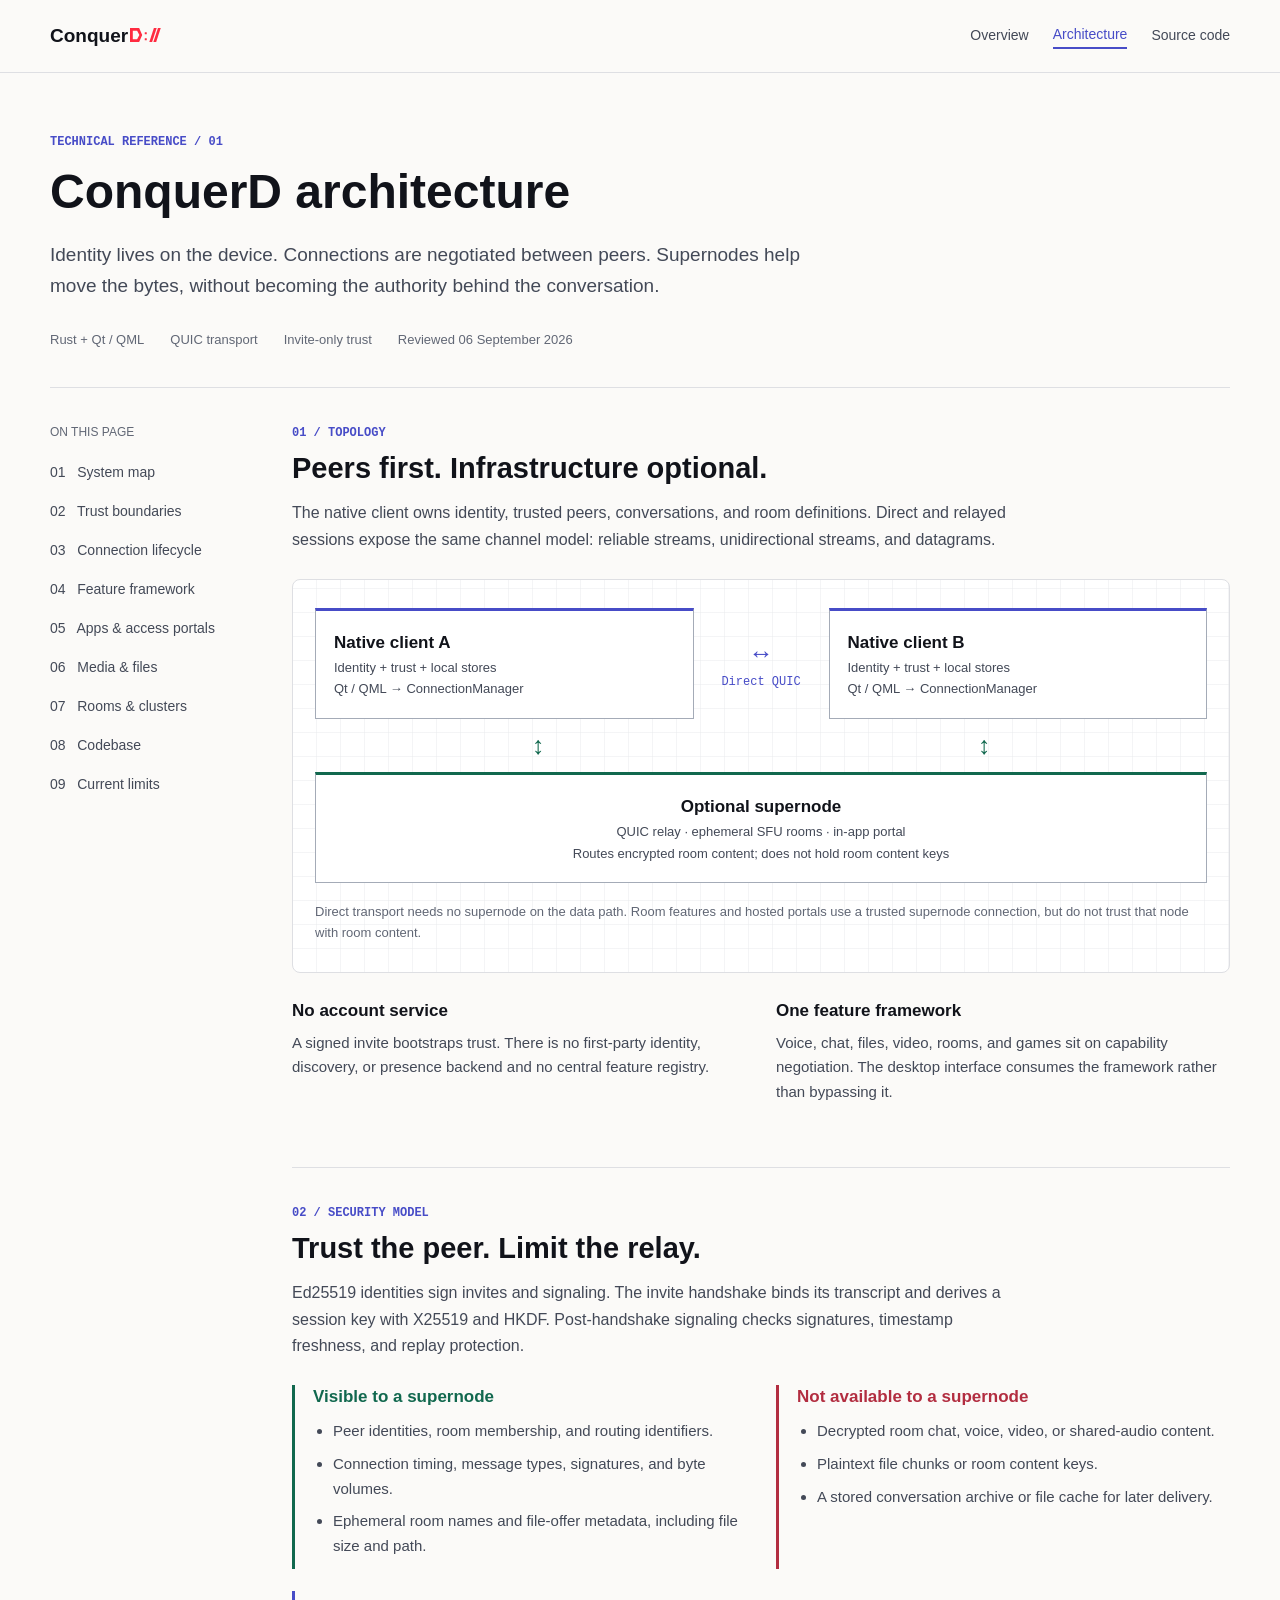
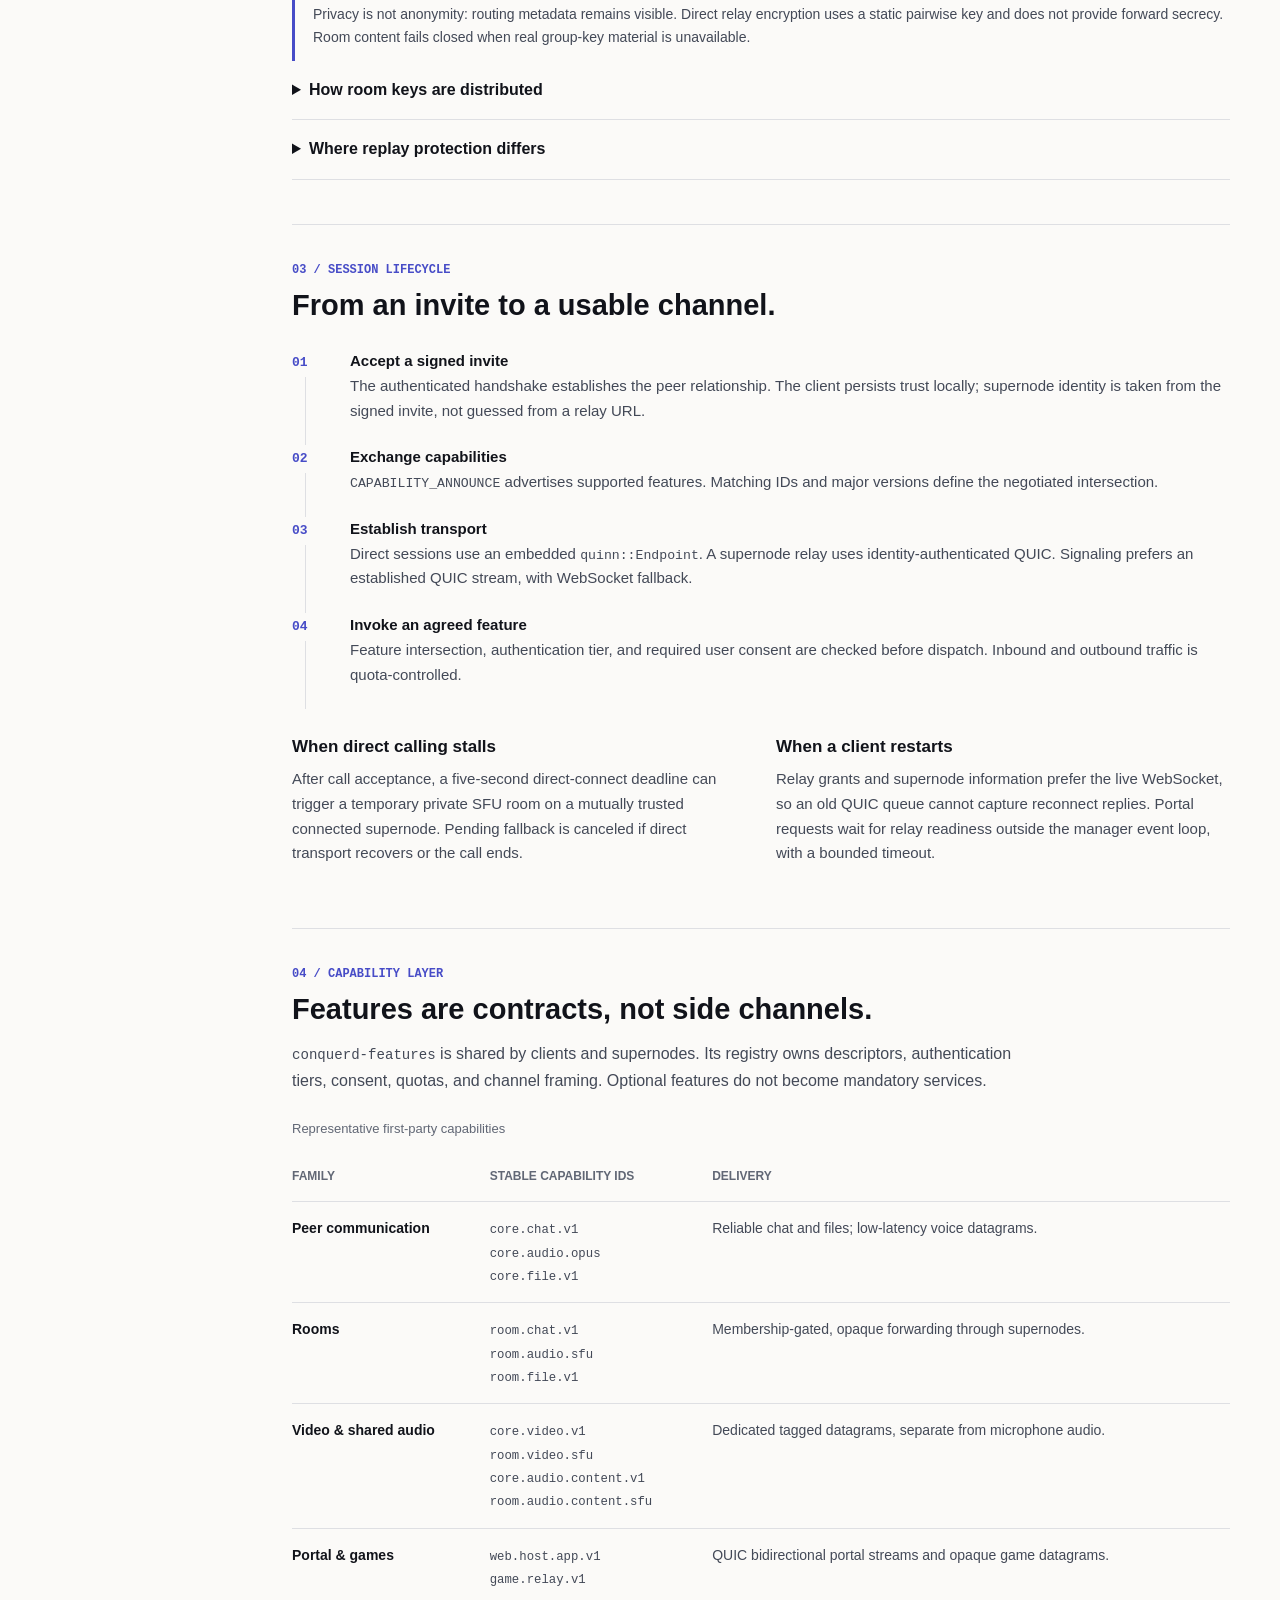
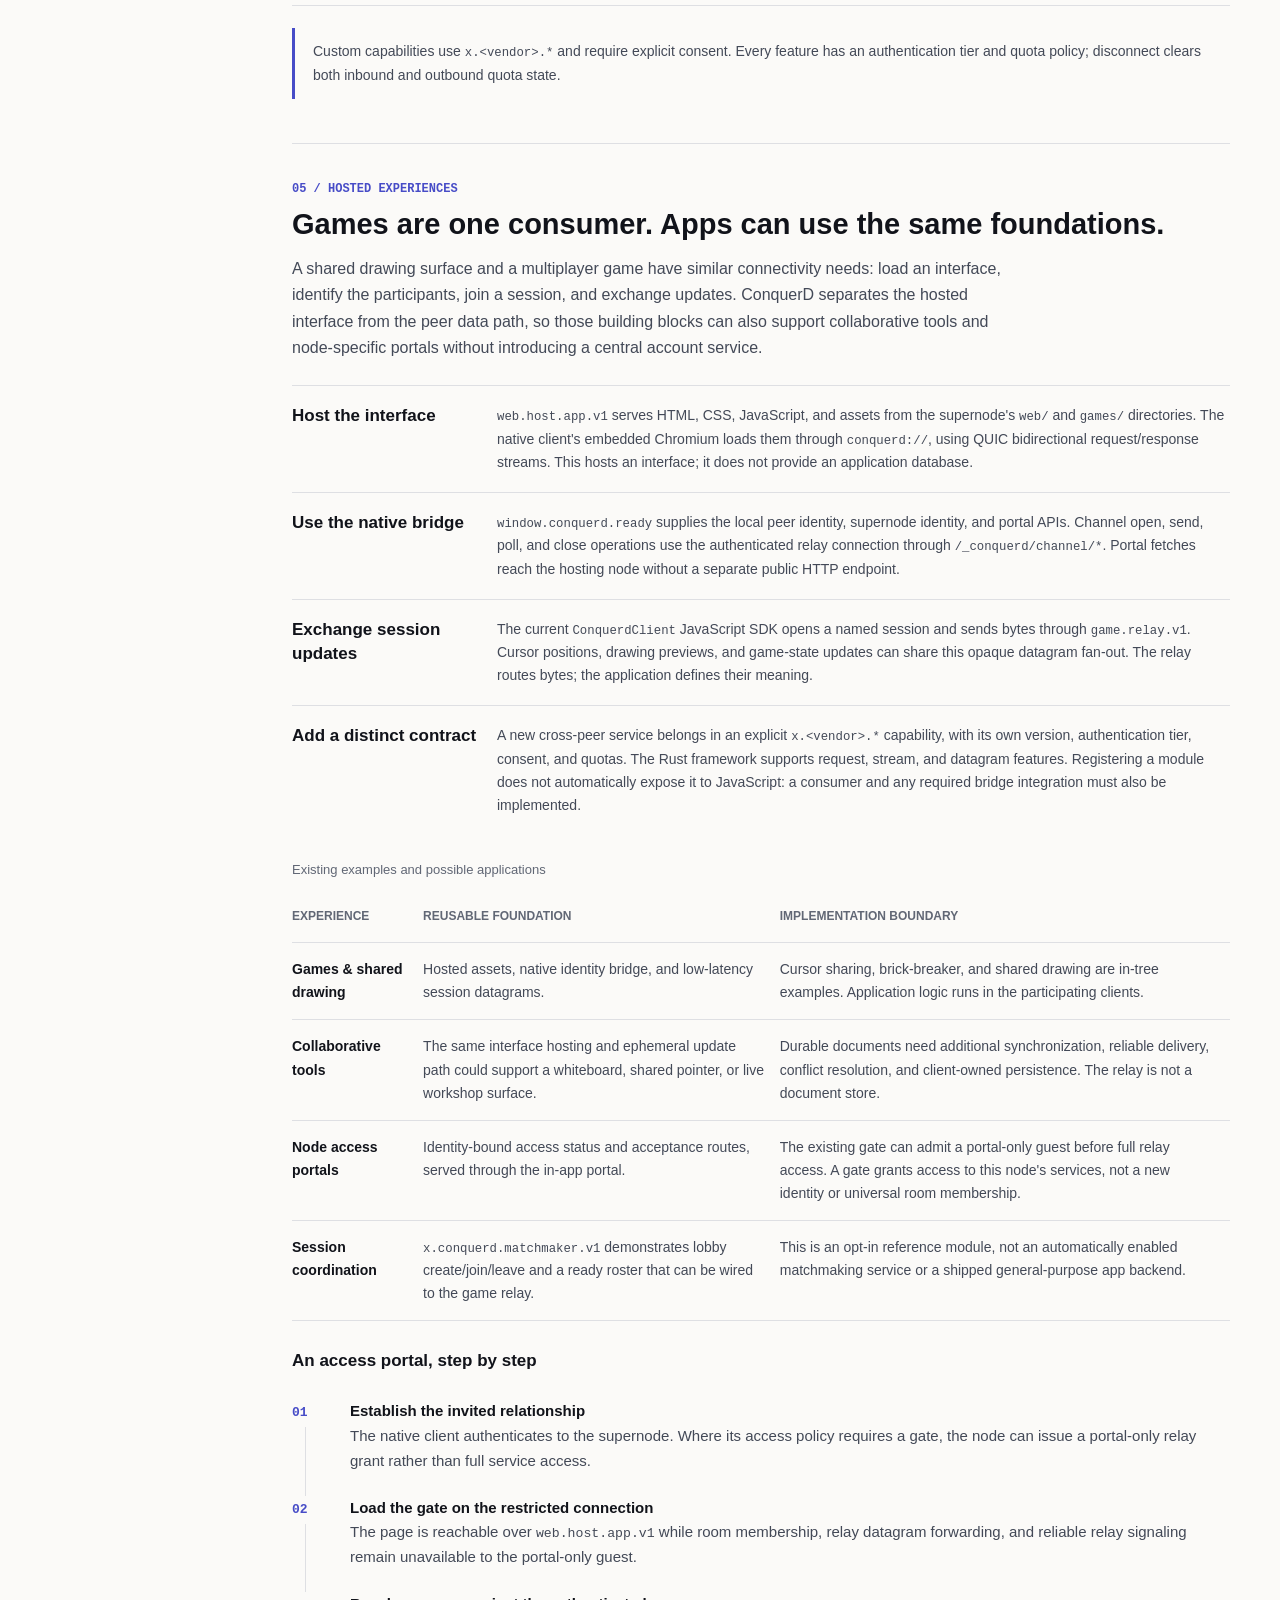
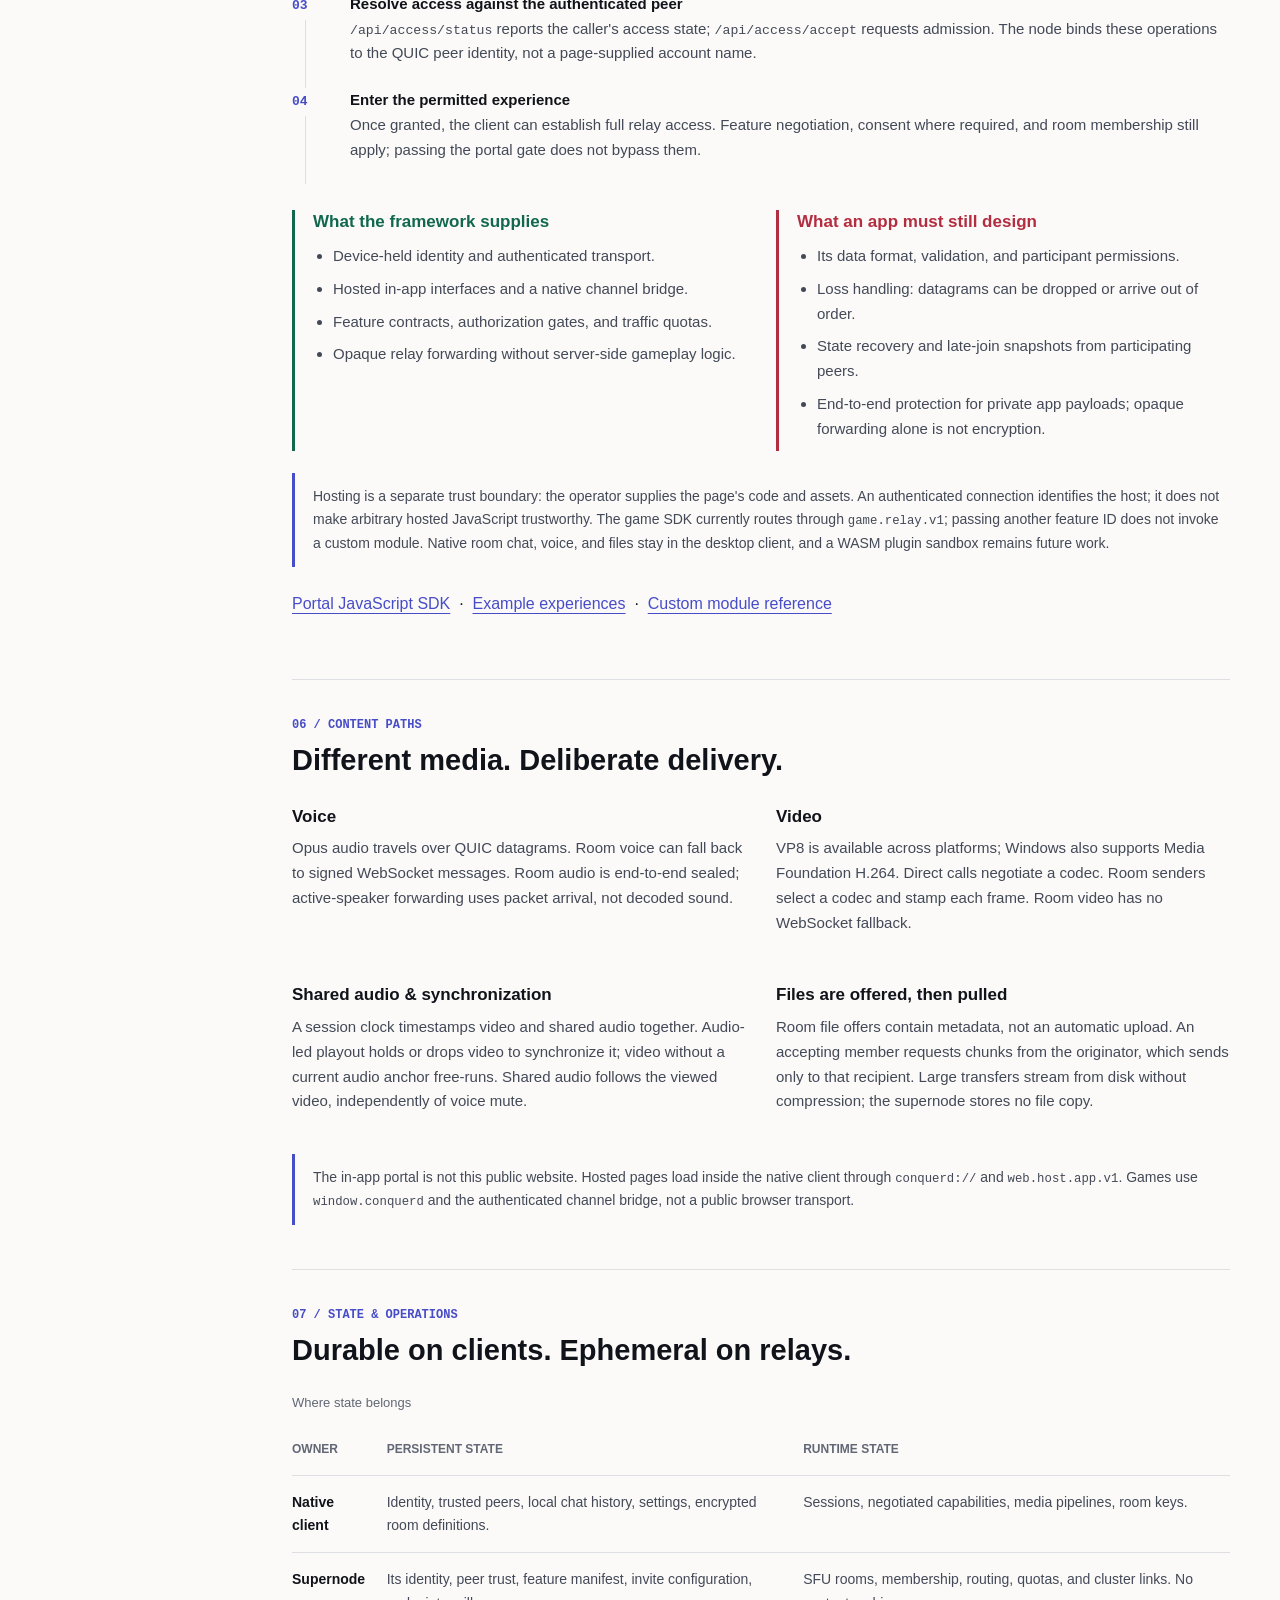
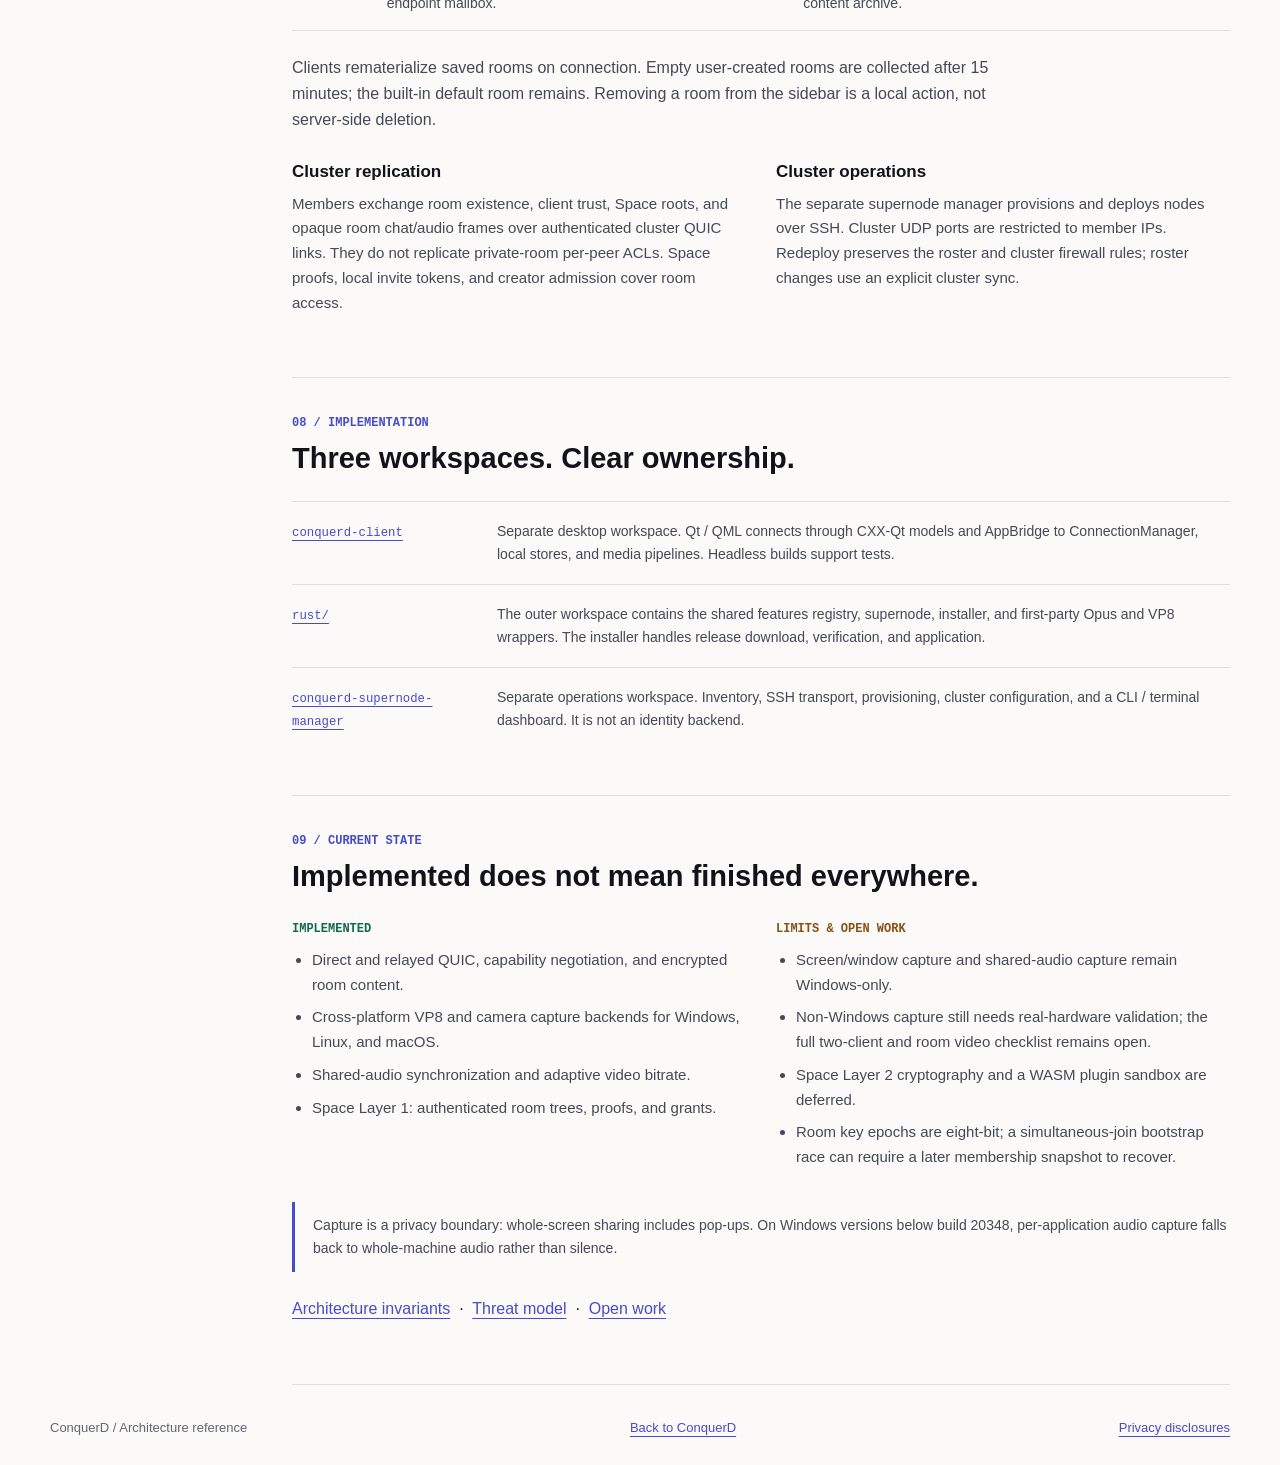
<file: architecture.html>
<!DOCTYPE html>
<html lang="en">
<head>
  <meta charset="UTF-8" />
  <meta name="viewport" content="width=device-width, initial-scale=1.0" />
  <title>ConquerD Architecture | Identity, Transport &amp; Trust</title>
  <meta name="description" content="Inside ConquerD: client-owned identity, capability-negotiated QUIC connections, opaque supernode relays, and end-to-end encrypted rooms." />
  <link rel="icon" href="conquerd.ico" />
  <style>
    :root { color-scheme: light; --ink: #11131a; --soft: #434957; --muted: #616775; --paper: #fbfaf8; --line: #dedfe3; --brand: #474cc7; --green: #11684e; --red: #b22d40; --max: 1180px; }
    *, *::before, *::after { box-sizing: border-box; }
    html { scroll-behavior: smooth; scroll-padding-top: 100px; }
    body { margin: 0; background: var(--paper); color: var(--ink); font-family: "Segoe UI", sans-serif; line-height: 1.65; letter-spacing: 0; }
    a { color: var(--brand); text-underline-offset: 4px; }
    a:focus-visible, summary:focus-visible { outline: 3px solid var(--brand); outline-offset: 5px; }
    .shell { width: min(calc(100% - 48px), var(--max)); margin-inline: auto; }
    .skip { position: absolute; top: -100px; left: 16px; padding: 12px; background: white; z-index: 20; }
    .skip:focus { top: 12px; }
    header { position: sticky; top: 0; z-index: 10; background: rgba(251,250,248,.97); border-bottom: 1px solid var(--line); }
    .topbar { min-height: 72px; display: flex; align-items: center; justify-content: space-between; gap: 24px; }
    .brand { display: inline-flex; align-items: baseline; gap: 2px; color: var(--ink); font-weight: 800; font-size: 19px; text-decoration: none; }
    .brand img { height: 14px; width: auto; }
    .topbar nav { display: flex; gap: 24px; align-items: center; font-size: 14px; }
    .topbar nav a { color: var(--soft); text-decoration: none; }
    .topbar nav [aria-current] { color: var(--brand); border-bottom: 2px solid var(--brand); }
    .intro { padding: 60px 0 36px; border-bottom: 1px solid var(--line); }
    .kicker, .section-no { color: var(--brand); font: 600 12px/1.5 Consolas, monospace; text-transform: uppercase; }
    .intro h1 { font-size: 48px; line-height: 1.12; margin: 14px 0 20px; font-weight: 700; }
    .intro p { max-width: 770px; font-size: 19px; color: var(--soft); }
    .meta { display: flex; flex-wrap: wrap; gap: 10px 26px; margin-top: 28px; font-size: 13px; color: var(--muted); }
    .layout { display: grid; grid-template-columns: 190px minmax(0,1fr); gap: 52px; }
    aside { align-self: start; position: sticky; top: 104px; padding-top: 35px; }
    aside p { margin: 0 0 12px; font-size: 12px; color: var(--muted); text-transform: uppercase; }
    aside nav { display: grid; gap: 4px; }
    aside a { padding: 6px 0; font-size: 14px; text-decoration: none; color: var(--soft); }
    aside a:hover { color: var(--brand); }
    article { min-width: 0; }
    section { padding: 36px 0 44px; border-bottom: 1px solid var(--line); }
    h2 { margin: 8px 0 14px; font-size: 29px; line-height: 1.25; }
    h3 { margin: 0 0 8px; font-size: 17px; line-height: 1.4; }
    p { margin: 0 0 18px; }
    .lead { color: var(--soft); max-width: 730px; }
    code { font-family: Consolas, monospace; font-size: .88em; overflow-wrap: anywhere; }
    .system-map { margin: 26px 0 18px; padding: 28px 22px; border: 1px solid var(--line); border-radius: 8px; background: repeating-linear-gradient(0deg, transparent, transparent 23px, #e9eaed 24px), repeating-linear-gradient(90deg, #fff, #fff 23px, #e9eaed 24px); }
    .peers { display: grid; grid-template-columns: 1fr 135px 1fr; align-items: center; }
    .endpoint { background: #fff; border: 1px solid #a4abb7; border-top: 3px solid var(--brand); padding: 18px; }
    .endpoint strong { display: block; font-size: 17px; }
    .endpoint span { display: block; font-size: 13px; color: var(--soft); }
    .wire { text-align: center; font: 12px/1.5 Consolas, monospace; color: var(--brand); }
    .wire b { display: block; font-size: 25px; }
    .relay-path { display: flex; justify-content: space-around; color: var(--green); font-size: 25px; margin: 6px 0; }
    .relay { border-top-color: var(--green); text-align: center; }
    figcaption { color: var(--muted); font-size: 13px; margin-top: 18px; }
    .twocol { display: grid; grid-template-columns: 1fr 1fr; gap: 30px; margin-top: 26px; }
    .twocol > div { min-width: 0; }
    .twocol p, li { color: var(--soft); font-size: 15px; }
    ul { padding-left: 20px; margin: 10px 0; }
    li + li { margin-top: 8px; }
    .boundary { border-left: 3px solid var(--green); padding-left: 18px; }
    .boundary.restricted { border-color: var(--red); }
    .boundary h3 { color: var(--green); }
    .boundary.restricted h3 { color: var(--red); }
    .steps { counter-reset: steps; list-style: none; padding: 0; margin: 26px 0; }
    .steps li { position: relative; padding: 0 0 22px 44px; margin: 0; border-left: 1px solid var(--line); margin-left: 13px; }
    .steps li::before { counter-increment: steps; content: counter(steps, decimal-leading-zero); position: absolute; left: -14px; top: 0; background: var(--paper); color: var(--brand); font: 600 13px/28px Consolas, monospace; }
    .steps strong { display: block; color: var(--ink); }
    .note { border-left: 3px solid var(--brand); padding: 12px 0 12px 18px; margin: 22px 0 0; color: var(--soft); font-size: 14px; }
    .table-scroll { overflow-x: auto; margin-top: 24px; }
    table { width: 100%; border-collapse: collapse; font-size: 14px; text-align: left; }
    caption { text-align: left; color: var(--muted); margin-bottom: 12px; font-size: 13px; }
    th, td { padding: 15px 14px 15px 0; border-bottom: 1px solid var(--line); vertical-align: top; }
    th { font-weight: 600; }
    thead th { font-size: 12px; color: var(--muted); text-transform: uppercase; }
    td { color: var(--soft); }
    td:first-child { width: 30%; }
    .layers { margin-top: 24px; }
    .layer { display: grid; grid-template-columns: 185px 1fr; gap: 20px; padding: 18px 0; border-top: 1px solid var(--line); }
    .layer p { margin: 0; font-size: 14px; color: var(--soft); }
    .layer a { font-size: 14px; }
    details { border-bottom: 1px solid var(--line); padding: 16px 0; }
    summary { cursor: pointer; font-weight: 600; }
    details p { margin: 12px 0 0; color: var(--soft); font-size: 15px; }
    .status { font: 600 12px/1.5 Consolas, monospace; color: var(--green); }
    .status.limited { color: #895013; }
    footer { padding: 32px 0; }
    .footer-inner { display: flex; flex-wrap: wrap; justify-content: space-between; gap: 20px; font-size: 13px; color: var(--muted); }
    @media (max-width: 900px) { .layout { grid-template-columns: 1fr; gap: 0; } aside { position: static; padding: 22px 0 0; } aside nav { display: flex; flex-wrap: wrap; gap: 4px 22px; } aside p { display: none; } }
    @media (max-width: 600px) { .shell { width: calc(100% - 32px); } .topbar { gap: 12px; } .topbar nav { gap: 14px; font-size: 12px; } .intro { padding-top: 34px; } .intro h1 { font-size: 34px; } .intro p { font-size: 17px; } h2 { font-size: 25px; } .twocol { grid-template-columns: 1fr; gap: 24px; } .peers { grid-template-columns: 1fr; gap: 12px; } .wire b { display: inline; padding-right: 8px; } .endpoint { padding: 14px; } .system-map { padding: 20px 16px; } .layer { grid-template-columns: 1fr; gap: 8px; } th, td { padding-right: 10px; } .topbar .source-nav { display: none; } }
    @media (prefers-reduced-motion: reduce) { html { scroll-behavior: auto; } }
    @media print { header, aside { display: none; } .layout { display: block; } .shell { width: 100%; } body { background: white; } section, .system-map { break-inside: avoid; } }
  </style>
</head>
<body>
  <a class="skip" href="#main">Skip to architecture</a>
  <header>
    <div class="shell topbar">
      <a class="brand" href="index.html" aria-label="ConquerD home">Conquer<img src="logo.svg" alt="D" /></a>
      <nav aria-label="Main navigation"><a href="index.html">Overview</a><a href="architecture.html" aria-current="page">Architecture</a><a class="source-nav" href="https://github.com/ConquerD/ConquerD">Source code</a></nav>
    </div>
  </header>
  <main id="main" class="shell">
    <div class="intro">
      <div class="kicker">Technical reference / 01</div>
      <h1>ConquerD architecture</h1>
      <p>Identity lives on the device. Connections are negotiated between peers. Supernodes help move the bytes, without becoming the authority behind the conversation.</p>
      <div class="meta"><span>Rust + Qt / QML</span><span>QUIC transport</span><span>Invite-only trust</span><span>Reviewed <time datetime="2026-09-06">06 September 2026</time></span></div>
    </div>
    <div class="layout">
      <aside><p>On this page</p><nav aria-label="Architecture sections"><a href="#system">01 &nbsp; System map</a><a href="#trust">02 &nbsp; Trust boundaries</a><a href="#connection">03 &nbsp; Connection lifecycle</a><a href="#features">04 &nbsp; Feature framework</a><a href="#apps">05 &nbsp; Apps &amp; access portals</a><a href="#media">06 &nbsp; Media &amp; files</a><a href="#cluster">07 &nbsp; Rooms &amp; clusters</a><a href="#code">08 &nbsp; Codebase</a><a href="#status">09 &nbsp; Current limits</a></nav></aside>
      <article>
        <section id="system">
          <div class="section-no">01 / Topology</div><h2>Peers first. Infrastructure optional.</h2>
          <p class="lead">The native client owns identity, trusted peers, conversations, and room definitions. Direct and relayed sessions expose the same channel model: reliable streams, unidirectional streams, and datagrams.</p>
          <figure class="system-map" aria-label="Two native clients connect directly over QUIC or through an optional supernode relay.">
            <div class="peers"><div class="endpoint"><strong>Native client A</strong><span>Identity + trust + local stores</span><span>Qt / QML &rarr; ConnectionManager</span></div><div class="wire"><b aria-hidden="true">&harr;</b>Direct QUIC</div><div class="endpoint"><strong>Native client B</strong><span>Identity + trust + local stores</span><span>Qt / QML &rarr; ConnectionManager</span></div></div>
            <div class="relay-path" aria-hidden="true"><span>&updownarrow;</span><span>&updownarrow;</span></div>
            <div class="endpoint relay"><strong>Optional supernode</strong><span>QUIC relay &middot; ephemeral SFU rooms &middot; in-app portal</span><span>Routes encrypted room content; does not hold room content keys</span></div>
            <figcaption>Direct transport needs no supernode on the data path. Room features and hosted portals use a trusted supernode connection, but do not trust that node with room content.</figcaption>
          </figure>
          <div class="twocol"><div><h3>No account service</h3><p>A signed invite bootstraps trust. There is no first-party identity, discovery, or presence backend and no central feature registry.</p></div><div><h3>One feature framework</h3><p>Voice, chat, files, video, rooms, and games sit on capability negotiation. The desktop interface consumes the framework rather than bypassing it.</p></div></div>
        </section>
        <section id="trust">
          <div class="section-no">02 / Security model</div><h2>Trust the peer. Limit the relay.</h2>
          <p class="lead">Ed25519 identities sign invites and signaling. The invite handshake binds its transcript and derives a session key with X25519 and HKDF. Post-handshake signaling checks signatures, timestamp freshness, and replay protection.</p>
          <div class="twocol"><div class="boundary"><h3>Visible to a supernode</h3><ul><li>Peer identities, room membership, and routing identifiers.</li><li>Connection timing, message types, signatures, and byte volumes.</li><li>Ephemeral room names and file-offer metadata, including file size and path.</li></ul></div><div class="boundary restricted"><h3>Not available to a supernode</h3><ul><li>Decrypted room chat, voice, video, or shared-audio content.</li><li>Plaintext file chunks or room content keys.</li><li>A stored conversation archive or file cache for later delivery.</li></ul></div></div>
          <p class="note">Privacy is not anonymity: routing metadata remains visible. Direct relay encryption uses a static pairwise key and does not provide forward secrecy. Room content fails closed when real group-key material is unavailable.</p>
          <details><summary>How room keys are distributed</summary><p>The lexicographically smallest current member acts as the elected keyer. It seals epoch key material to each member and rotates the room key on departure. Receivers accept keys only from the elected keyer at a plausible epoch; acknowledgment and bounded retries cover lost distributions.</p></details>
          <details><summary>Where replay protection differs</summary><p>Signed signaling uses a five-minute freshness window and a per-sender signature replay guard. Real-time room audio and receiver-idempotent ordered file payloads skip signature deduplication, but still require valid signatures and fresh timestamps.</p></details>
        </section>
        <section id="connection">
          <div class="section-no">03 / Session lifecycle</div><h2>From an invite to a usable channel.</h2>
          <ol class="steps"><li><strong>Accept a signed invite</strong>The authenticated handshake establishes the peer relationship. The client persists trust locally; supernode identity is taken from the signed invite, not guessed from a relay URL.</li><li><strong>Exchange capabilities</strong><code>CAPABILITY_ANNOUNCE</code> advertises supported features. Matching IDs and major versions define the negotiated intersection.</li><li><strong>Establish transport</strong>Direct sessions use an embedded <code>quinn::Endpoint</code>. A supernode relay uses identity-authenticated QUIC. Signaling prefers an established QUIC stream, with WebSocket fallback.</li><li><strong>Invoke an agreed feature</strong>Feature intersection, authentication tier, and required user consent are checked before dispatch. Inbound and outbound traffic is quota-controlled.</li></ol>
          <div class="twocol"><div><h3>When direct calling stalls</h3><p>After call acceptance, a five-second direct-connect deadline can trigger a temporary private SFU room on a mutually trusted connected supernode. Pending fallback is canceled if direct transport recovers or the call ends.</p></div><div><h3>When a client restarts</h3><p>Relay grants and supernode information prefer the live WebSocket, so an old QUIC queue cannot capture reconnect replies. Portal requests wait for relay readiness outside the manager event loop, with a bounded timeout.</p></div></div>
        </section>
        <section id="features">
          <div class="section-no">04 / Capability layer</div><h2>Features are contracts, not side channels.</h2>
          <p class="lead"><code>conquerd-features</code> is shared by clients and supernodes. Its registry owns descriptors, authentication tiers, consent, quotas, and channel framing. Optional features do not become mandatory services.</p>
          <div class="table-scroll" tabindex="0" role="region" aria-label="Capability families"><table><caption>Representative first-party capabilities</caption><thead><tr><th scope="col">Family</th><th scope="col">Stable capability IDs</th><th scope="col">Delivery</th></tr></thead><tbody>
            <tr><th scope="row">Peer communication</th><td><code>core.chat.v1</code><br /><code>core.audio.opus</code><br /><code>core.file.v1</code></td><td>Reliable chat and files; low-latency voice datagrams.</td></tr>
            <tr><th scope="row">Rooms</th><td><code>room.chat.v1</code><br /><code>room.audio.sfu</code><br /><code>room.file.v1</code></td><td>Membership-gated, opaque forwarding through supernodes.</td></tr>
            <tr><th scope="row">Video &amp; shared audio</th><td><code>core.video.v1</code><br /><code>room.video.sfu</code><br /><code>core.audio.content.v1</code><br /><code>room.audio.content.sfu</code></td><td>Dedicated tagged datagrams, separate from microphone audio.</td></tr>
            <tr><th scope="row">Portal &amp; games</th><td><code>web.host.app.v1</code><br /><code>game.relay.v1</code></td><td>QUIC bidirectional portal streams and opaque game datagrams.</td></tr>
          </tbody></table></div>
          <p class="note">Custom capabilities use <code>x.&lt;vendor&gt;.*</code> and require explicit consent. Every feature has an authentication tier and quota policy; disconnect clears both inbound and outbound quota state.</p>
        </section>
        <section id="apps">
          <div class="section-no">05 / Hosted experiences</div><h2>Games are one consumer. Apps can use the same foundations.</h2>
          <p class="lead">A shared drawing surface and a multiplayer game have similar connectivity needs: load an interface, identify the participants, join a session, and exchange updates. ConquerD separates the hosted interface from the peer data path, so those building blocks can also support collaborative tools and node-specific portals without introducing a central account service.</p>
          <div class="layers">
            <div class="layer"><h3>Host the interface</h3><p><code>web.host.app.v1</code> serves HTML, CSS, JavaScript, and assets from the supernode's <code>web/</code> and <code>games/</code> directories. The native client's embedded Chromium loads them through <code>conquerd://</code>, using QUIC bidirectional request/response streams. This hosts an interface; it does not provide an application database.</p></div>
            <div class="layer"><h3>Use the native bridge</h3><p><code>window.conquerd.ready</code> supplies the local peer identity, supernode identity, and portal APIs. Channel open, send, poll, and close operations use the authenticated relay connection through <code>/_conquerd/channel/*</code>. Portal fetches reach the hosting node without a separate public HTTP endpoint.</p></div>
            <div class="layer"><h3>Exchange session updates</h3><p>The current <code>ConquerdClient</code> JavaScript SDK opens a named session and sends bytes through <code>game.relay.v1</code>. Cursor positions, drawing previews, and game-state updates can share this opaque datagram fan-out. The relay routes bytes; the application defines their meaning.</p></div>
            <div class="layer"><h3>Add a distinct contract</h3><p>A new cross-peer service belongs in an explicit <code>x.&lt;vendor&gt;.*</code> capability, with its own version, authentication tier, consent, and quotas. The Rust framework supports request, stream, and datagram features. Registering a module does not automatically expose it to JavaScript: a consumer and any required bridge integration must also be implemented.</p></div>
          </div>
          <div class="table-scroll" tabindex="0" role="region" aria-label="Application building blocks"><table><caption>Existing examples and possible applications</caption><thead><tr><th scope="col">Experience</th><th scope="col">Reusable foundation</th><th scope="col">Implementation boundary</th></tr></thead><tbody>
            <tr><th scope="row">Games &amp; shared drawing</th><td>Hosted assets, native identity bridge, and low-latency session datagrams.</td><td>Cursor sharing, brick-breaker, and shared drawing are in-tree examples. Application logic runs in the participating clients.</td></tr>
            <tr><th scope="row">Collaborative tools</th><td>The same interface hosting and ephemeral update path could support a whiteboard, shared pointer, or live workshop surface.</td><td>Durable documents need additional synchronization, reliable delivery, conflict resolution, and client-owned persistence. The relay is not a document store.</td></tr>
            <tr><th scope="row">Node access portals</th><td>Identity-bound access status and acceptance routes, served through the in-app portal.</td><td>The existing gate can admit a portal-only guest before full relay access. A gate grants access to this node's services, not a new identity or universal room membership.</td></tr>
            <tr><th scope="row">Session coordination</th><td><code>x.conquerd.matchmaker.v1</code> demonstrates lobby create/join/leave and a ready roster that can be wired to the game relay.</td><td>This is an opt-in reference module, not an automatically enabled matchmaking service or a shipped general-purpose app backend.</td></tr>
          </tbody></table></div>
          <h3 style="margin-top:28px">An access portal, step by step</h3>
          <ol class="steps"><li><strong>Establish the invited relationship</strong>The native client authenticates to the supernode. Where its access policy requires a gate, the node can issue a portal-only relay grant rather than full service access.</li><li><strong>Load the gate on the restricted connection</strong>The page is reachable over <code>web.host.app.v1</code> while room membership, relay datagram forwarding, and reliable relay signaling remain unavailable to the portal-only guest.</li><li><strong>Resolve access against the authenticated peer</strong><code>/api/access/status</code> reports the caller's access state; <code>/api/access/accept</code> requests admission. The node binds these operations to the QUIC peer identity, not a page-supplied account name.</li><li><strong>Enter the permitted experience</strong>Once granted, the client can establish full relay access. Feature negotiation, consent where required, and room membership still apply; passing the portal gate does not bypass them.</li></ol>
          <div class="twocol"><div class="boundary"><h3>What the framework supplies</h3><ul><li>Device-held identity and authenticated transport.</li><li>Hosted in-app interfaces and a native channel bridge.</li><li>Feature contracts, authorization gates, and traffic quotas.</li><li>Opaque relay forwarding without server-side gameplay logic.</li></ul></div><div class="boundary restricted"><h3>What an app must still design</h3><ul><li>Its data format, validation, and participant permissions.</li><li>Loss handling: datagrams can be dropped or arrive out of order.</li><li>State recovery and late-join snapshots from participating peers.</li><li>End-to-end protection for private app payloads; opaque forwarding alone is not encryption.</li></ul></div></div>
          <p class="note">Hosting is a separate trust boundary: the operator supplies the page's code and assets. An authenticated connection identifies the host; it does not make arbitrary hosted JavaScript trustworthy. The game SDK currently routes through <code>game.relay.v1</code>; passing another feature ID does not invoke a custom module. Native room chat, voice, and files stay in the desktop client, and a WASM plugin sandbox remains future work.</p>
          <p style="margin-top:24px"><a href="https://github.com/ConquerD/ConquerD/blob/develop/web-sdk/conquerd.mjs">Portal JavaScript SDK</a> &nbsp;&middot;&nbsp; <a href="https://github.com/ConquerD/ConquerD/tree/develop/games">Example experiences</a> &nbsp;&middot;&nbsp; <a href="https://github.com/ConquerD/ConquerD/blob/develop/rust/conquerd-features/src/examples.rs">Custom module reference</a></p>
        </section>
        <section id="media">
          <div class="section-no">06 / Content paths</div><h2>Different media. Deliberate delivery.</h2>
          <div class="twocol"><div><h3>Voice</h3><p>Opus audio travels over QUIC datagrams. Room voice can fall back to signed WebSocket messages. Room audio is end-to-end sealed; active-speaker forwarding uses packet arrival, not decoded sound.</p></div><div><h3>Video</h3><p>VP8 is available across platforms; Windows also supports Media Foundation H.264. Direct calls negotiate a codec. Room senders select a codec and stamp each frame. Room video has no WebSocket fallback.</p></div><div><h3>Shared audio &amp; synchronization</h3><p>A session clock timestamps video and shared audio together. Audio-led playout holds or drops video to synchronize it; video without a current audio anchor free-runs. Shared audio follows the viewed video, independently of voice mute.</p></div><div><h3>Files are offered, then pulled</h3><p>Room file offers contain metadata, not an automatic upload. An accepting member requests chunks from the originator, which sends only to that recipient. Large transfers stream from disk without compression; the supernode stores no file copy.</p></div></div>
          <p class="note">The in-app portal is not this public website. Hosted pages load inside the native client through <code>conquerd://</code> and <code>web.host.app.v1</code>. Games use <code>window.conquerd</code> and the authenticated channel bridge, not a public browser transport.</p>
        </section>
        <section id="cluster">
          <div class="section-no">07 / State &amp; operations</div><h2>Durable on clients. Ephemeral on relays.</h2>
          <div class="table-scroll" tabindex="0" role="region" aria-label="State ownership"><table><caption>Where state belongs</caption><thead><tr><th scope="col">Owner</th><th scope="col">Persistent state</th><th scope="col">Runtime state</th></tr></thead><tbody><tr><th scope="row">Native client</th><td>Identity, trusted peers, local chat history, settings, encrypted room definitions.</td><td>Sessions, negotiated capabilities, media pipelines, room keys.</td></tr><tr><th scope="row">Supernode</th><td>Its identity, peer trust, feature manifest, invite configuration, endpoint mailbox.</td><td>SFU rooms, membership, routing, quotas, and cluster links. No content archive.</td></tr></tbody></table></div>
          <p class="lead" style="margin-top:24px">Clients rematerialize saved rooms on connection. Empty user-created rooms are collected after 15 minutes; the built-in default room remains. Removing a room from the sidebar is a local action, not server-side deletion.</p>
          <div class="twocol"><div><h3>Cluster replication</h3><p>Members exchange room existence, client trust, Space roots, and opaque room chat/audio frames over authenticated cluster QUIC links. They do not replicate private-room per-peer ACLs. Space proofs, local invite tokens, and creator admission cover room access.</p></div><div><h3>Cluster operations</h3><p>The separate supernode manager provisions and deploys nodes over SSH. Cluster UDP ports are restricted to member IPs. Redeploy preserves the roster and cluster firewall rules; roster changes use an explicit cluster sync.</p></div></div>
        </section>
        <section id="code">
          <div class="section-no">08 / Implementation</div><h2>Three workspaces. Clear ownership.</h2>
          <div class="layers"><div class="layer"><a href="https://github.com/ConquerD/ConquerD/tree/develop/rust/conquerd-client"><code>conquerd-client</code></a><p>Separate desktop workspace. Qt / QML connects through CXX-Qt models and AppBridge to ConnectionManager, local stores, and media pipelines. Headless builds support tests.</p></div><div class="layer"><a href="https://github.com/ConquerD/ConquerD/tree/develop/rust"><code>rust/</code></a><p>The outer workspace contains the shared features registry, supernode, installer, and first-party Opus and VP8 wrappers. The installer handles release download, verification, and application.</p></div><div class="layer"><a href="https://github.com/ConquerD/ConquerD/tree/develop/rust/conquerd-supernode-manager"><code>conquerd-supernode-manager</code></a><p>Separate operations workspace. Inventory, SSH transport, provisioning, cluster configuration, and a CLI / terminal dashboard. It is not an identity backend.</p></div></div>
        </section>
        <section id="status">
          <div class="section-no">09 / Current state</div><h2>Implemented does not mean finished everywhere.</h2>
          <div class="twocol"><div><div class="status">IMPLEMENTED</div><ul><li>Direct and relayed QUIC, capability negotiation, and encrypted room content.</li><li>Cross-platform VP8 and camera capture backends for Windows, Linux, and macOS.</li><li>Shared-audio synchronization and adaptive video bitrate.</li><li>Space Layer 1: authenticated room trees, proofs, and grants.</li></ul></div><div><div class="status limited">LIMITS &amp; OPEN WORK</div><ul><li>Screen/window capture and shared-audio capture remain Windows-only.</li><li>Non-Windows capture still needs real-hardware validation; the full two-client and room video checklist remains open.</li><li>Space Layer 2 cryptography and a WASM plugin sandbox are deferred.</li><li>Room key epochs are eight-bit; a simultaneous-join bootstrap race can require a later membership snapshot to recover.</li></ul></div></div>
          <p class="note">Capture is a privacy boundary: whole-screen sharing includes pop-ups. On Windows versions below build 20348, per-application audio capture falls back to whole-machine audio rather than silence.</p>
          <p style="margin-top:24px"><a href="https://github.com/ConquerD/ConquerD/blob/develop/agents.md">Architecture invariants</a> &nbsp;&middot;&nbsp; <a href="https://github.com/ConquerD/ConquerD/blob/develop/docs/THREAT_MODEL.md">Threat model</a> &nbsp;&middot;&nbsp; <a href="https://github.com/ConquerD/ConquerD/blob/develop/backlog.md">Open work</a></p>
        </section>
      </article>
    </div>
  </main>
  <footer><div class="shell footer-inner"><span>ConquerD / Architecture reference</span><a href="index.html">Back to ConquerD</a><a href="https://github.com/ConquerD/ConquerD/blob/develop/PRIVACY.md">Privacy disclosures</a></div></footer>
</body>
</html>
</file>
